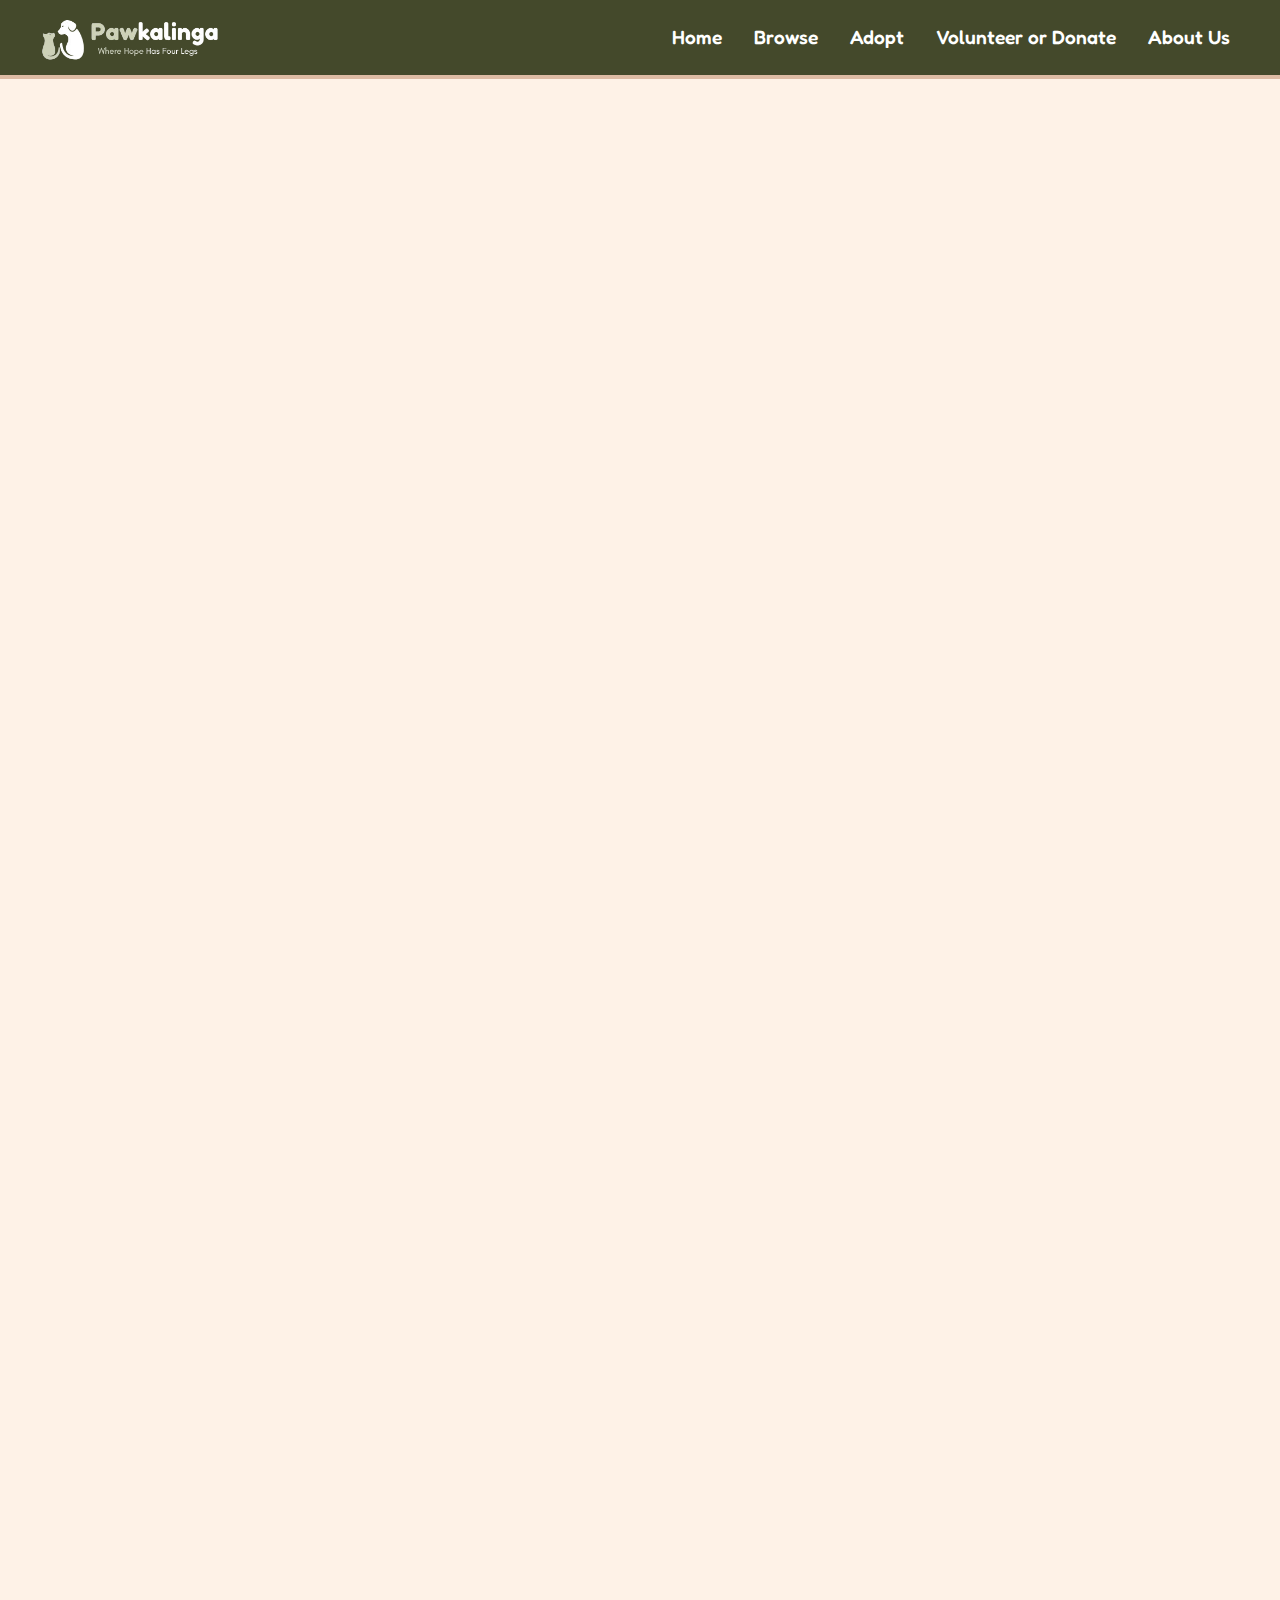
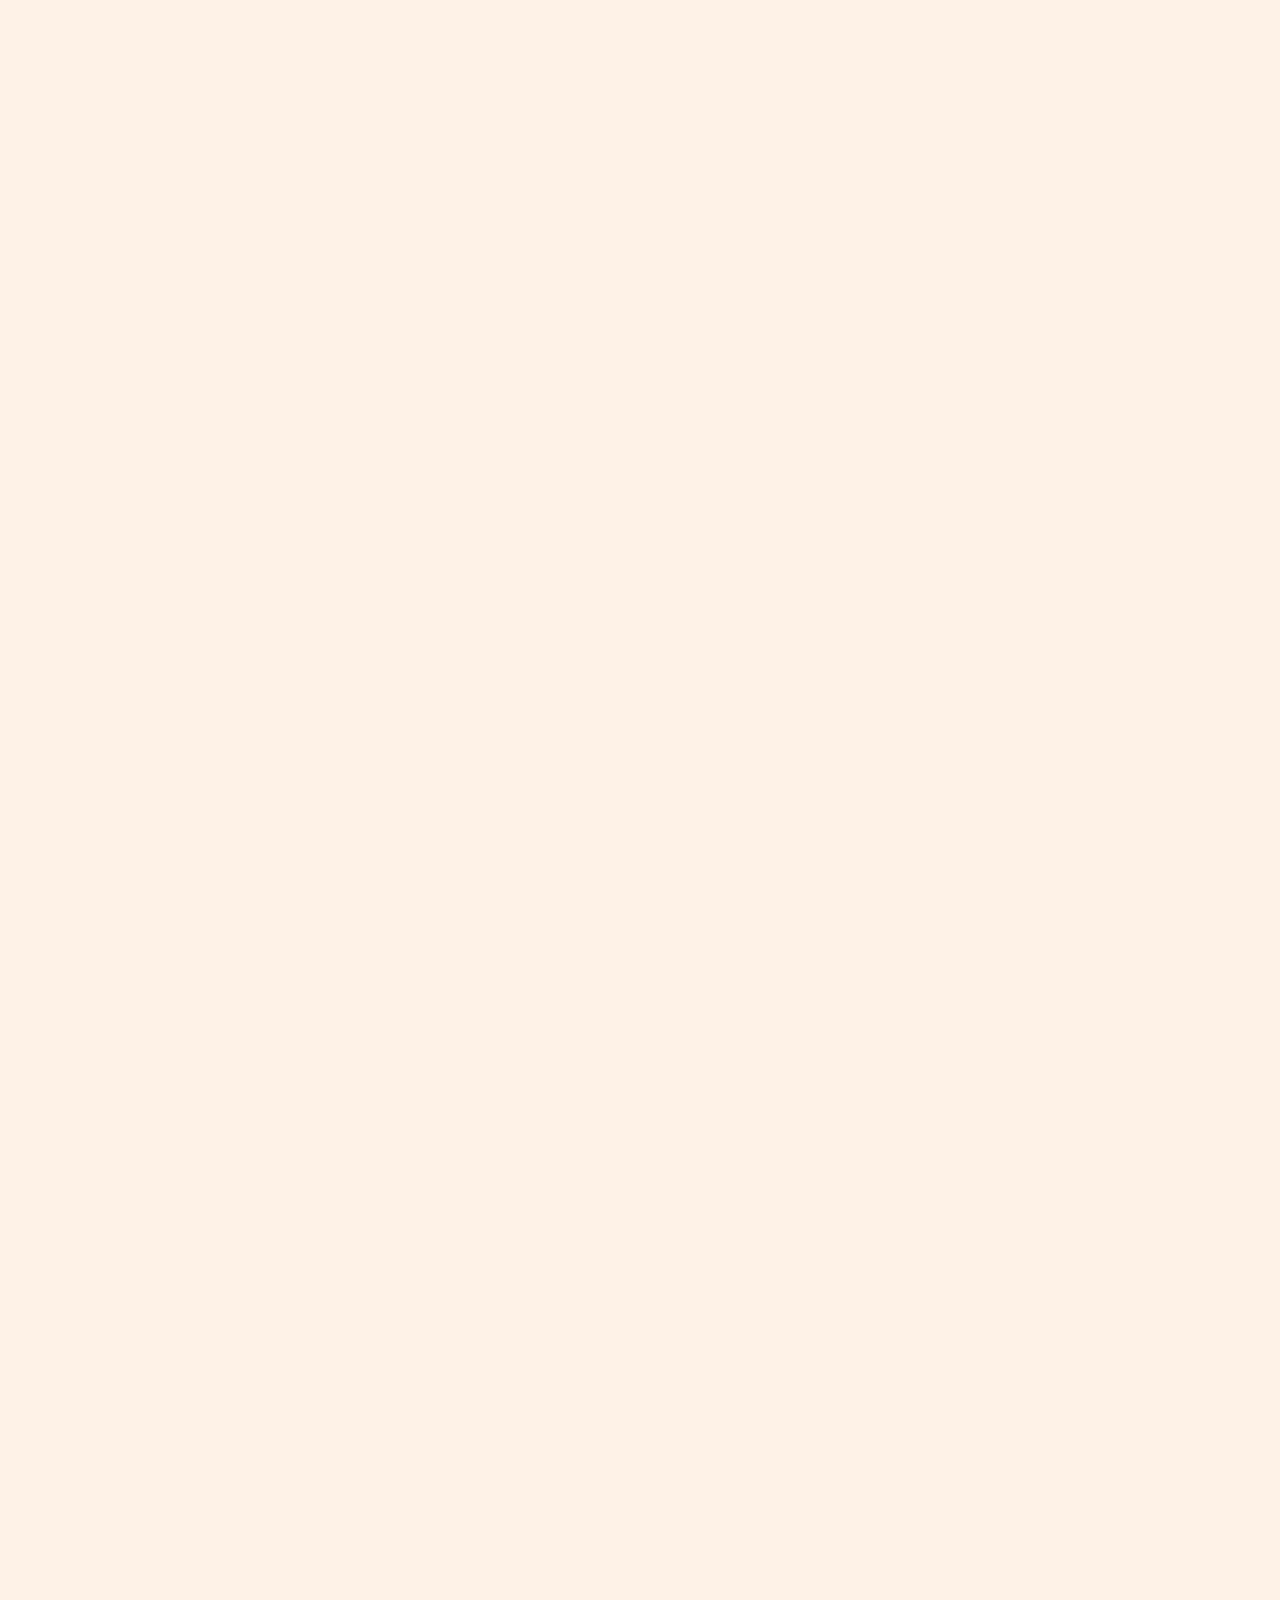
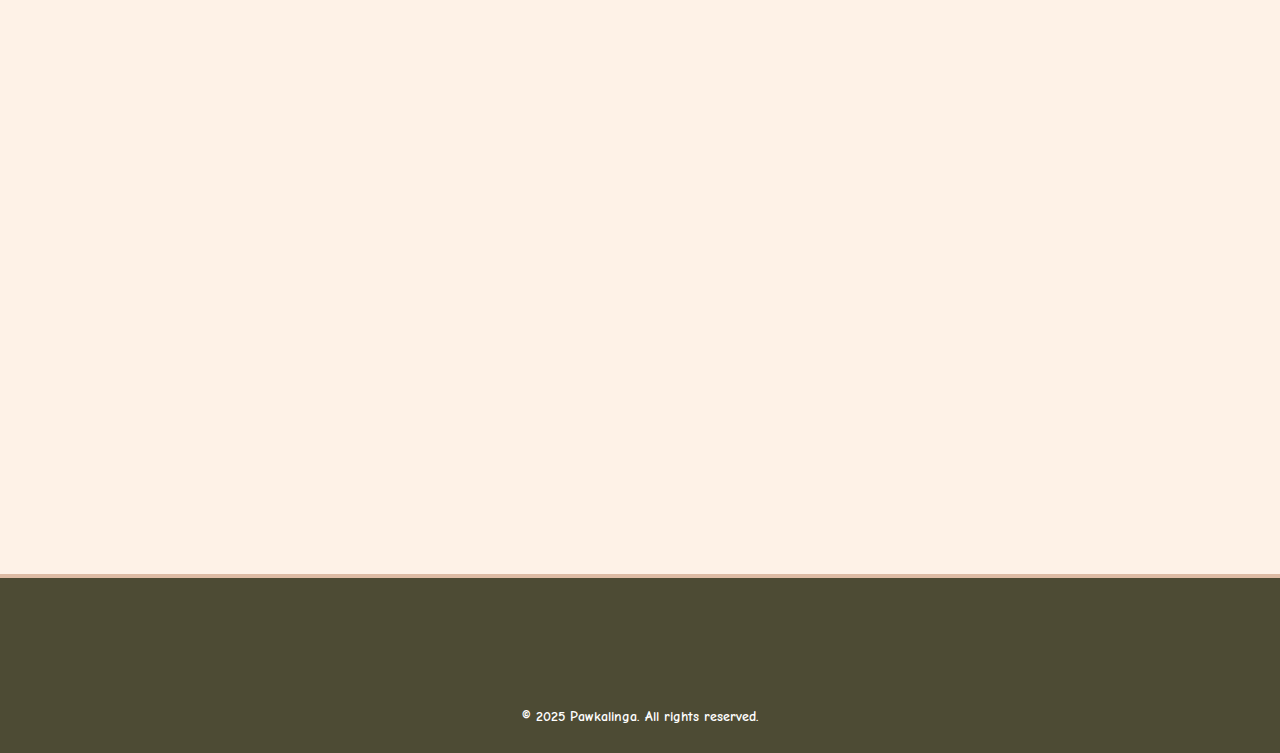
<file: index.html>
<!DOCTYPE html>
<html lang="en">
  <head>
    <meta charset="UTF-8" />
    <meta name="viewport" content="width=device-width, initial-scale=1.0" />
    <title>Home Page</title>
    <link rel="stylesheet" href="pawkalinga-styles/general-style.css" />
    <link rel="stylesheet" href="pawkalinga-styles/index-style.css" />
    <link rel="stylesheet" href="pawkalinga-styles/index-mq.css" />

    <link rel="preconnect" href="https://fonts.googleapis.com" />
    <link rel="preconnect" href="https://fonts.gstatic.com" crossorigin />
    <link href="https://fonts.googleapis.com/css2?family=Comic+Neue:ital,wght@0,300;0,400;0,700;1,300;1,400;1,700&family=Fredoka:wght@300..700&family=Patrick+Hand&display=swap" rel="stylesheet"/>
  </head>
  <body>
    <header>
      <nav>
        <div class="logo-container">
          <img src="pawkalinga-photos/pawkalinga-logo.png" alt="Pawkalinga Logo" class="nav-logo" />
        </div>
        <div class="menu-toggle" id="mobileMenu">&#9776;</div>
        <ul class="nav-list" id = "navList">
          <li><a href="index.html">Home</a></li>
          <li><a href="browse.html">Browse</a></li>
          <li><a href="adopt.html">Adopt</a></li>
          <li><a href="volunteer.html">Volunteer or Donate</a></li>
          <li><a href="about-us.html">About Us</a></li>
        </ul>
      </nav>
    </header>

    <main>
      <section class="welcome-section">
        <div class="photo-container">
          <img src="pawkalinga-photos/dodong-the-dog.jpg" alt="Picture of Dodong" class="welcome-photo" />
        </div>
        <div class="welcome-text">
          <h1>Changing Lives, One Rescue at a Time</h1>
          <p>Every animal deserves a loving home. Browse our rescued cats and dogs and make a difference today.</p>
          <div class="button-container">
            <button id="browseButton">Meet our rescues</button>
          </div>
        </div>
      </section>

      <section class="sectionAlt mission-section">
        <div class="mission-content">
          <h2>Our Mission</h2>
          <div class="mission-text">
            <p>At Pawkalinga we rescue, rehabilitate, and rehome abandoned animals. We believe every paw matters and every life deserves a second chance. Join us in making a difference, one rescue at a time.</p>
            <div class="mission-buttons">
              <button id="adoptButton">Want to adopt?</button>
              <button id="volunteerDonateButton">Donate or Volunteer</button>
            </div>
          </div>
        </div>
        <div class="photo-container">
          <img src="pawkalinga-photos/mingming-the-cat.jpg" alt="Picture of Mingming" class="mission-photo" />
        </div>
      </section>

      <section>
        <div class="rescue-story">
          <div class="photo-container">
            <img src="pawkalinga-photos/dongdong-the-dog.jpg" alt="Picture of Dongdong" class="rescue-photo" />
          </div>
          <div class="rescue-content">
            <h2 class="rescue-story-heading">Rescue Story</h2>
            <div class="rescue-story-text">
              <p>Meet <i>Dongdong</i>, an Aspin who found his forever home last year after being rescued from the streets. When Dongdong was first found, he was malnourished, scared, and wary of people due to the harsh conditions he endured while fending for himself.</p>
              <p>Through the compassion of volunteers, Dongdong was slowly nursed back to health—his wounds treated, his fur cleaned, and his trust in people rebuilt day by day. Despite his difficult past, Dongdong showed a playful spirit and a deep longing for affection.</p>
              <p>Now, Dodong spends his days playing at the park and cuddling with his new family.</p>
            </div>
          </div>
        </div>
      </section>

      <section class="sectionAlt">
        <div class="rescue-story">
          <div class="rescue-content">
            <h2 class="rescue-story-heading">Rescue Story</h2>
            <div class="rescue-story-text">
              <p>When we found <i>Inday</i>, she was trembling under a parked car during a heavy downpour—cold, soaked to the bone, and clearly starving. Her eyes were filled with fear, and her tiny body was so thin you could feel every bone. It was clear she had been on her own for far too long.</p>
              <p>With patience and gentle care, Inday was slowly brought into a warm, safe space. She was given proper food, a soft bed, and—most importantly—kindness.</p>
              <p>Today, Inday is a picture of resilience. She's a curious, lively cat who loves sunbathing by the window, chasing toys, and curling up next to her humans at night. Her journey is a powerful reminder that even the most frightened souls can bloom when shown compassion</p>
            </div>
          </div>
          <div class="photo-container">
            <img src="pawkalinga-photos/inday-the-cat.jpg" alt="Picture of Inday" class="rescue-photo" />
          </div>
        </div>
      </section>

      <section class="life-at-shelter-section">
        <div class="photos-caption">
          <h2>Life at the Shelter</h2>
        </div>
        <div class="shelter-photos-collection">
          <img src="pawkalinga-photos/shelter1.jpg" alt="Volunteer moment 1" />
          <img src="pawkalinga-photos/shelter2.jpg" alt="Volunteer moment 2" />
          <img src="pawkalinga-photos/shelter3.jpg" alt="Volunteer moment 3" />
          <img src="pawkalinga-photos/shelter4.jpg" alt="Volunteer moment 4" />
          <img src="pawkalinga-photos/shelter5.jpg" alt="Volunteer moment 5" />
          <img src="pawkalinga-photos/shelter6.jpg" alt="Volunteer moment 6" />
          <img src="pawkalinga-photos/shelter7.jpg" alt="Volunteer moment 7" />
          <img src="pawkalinga-photos/shelter8.jpg" alt="Volunteer moment 8" />
          <img src="pawkalinga-photos/shelter9.jpg" alt="Volunteer moment 9" />
          <img src="pawkalinga-photos/shelter10.jpg" alt="Volunteer moment 10" />
          <img src="pawkalinga-photos/shelter11.jpg" alt="Volunteer moment 11" />
          <img src="pawkalinga-photos/shelter12.jpg" alt="Volunteer moment 12" />
        </div>
        <p>Here are some snapshots from our recent collaboration with <i>Pawtner Beyond Borders</i>, a global animal rescue group. <i>Join the cause, kabayan!</i></p>
      </section>
    </main>

    <footer>
      <div class="footer-content">
        <div class="footer-logo">
          <img src="pawkalinga-photos/pawkalinga-logo.png" />
        </div>
        <p>© 2025 Pawkalinga. All rights reserved.</p>
      </div>
    </footer>

    <button id="backToTop" title="Go to top">Back to Top</button>

    <script src="pawkalinga-scripts/index-script.js"></script>
    <script src = "pawkalinga-scripts/menu-top.js"></script>
  </body>
</html>
</file>
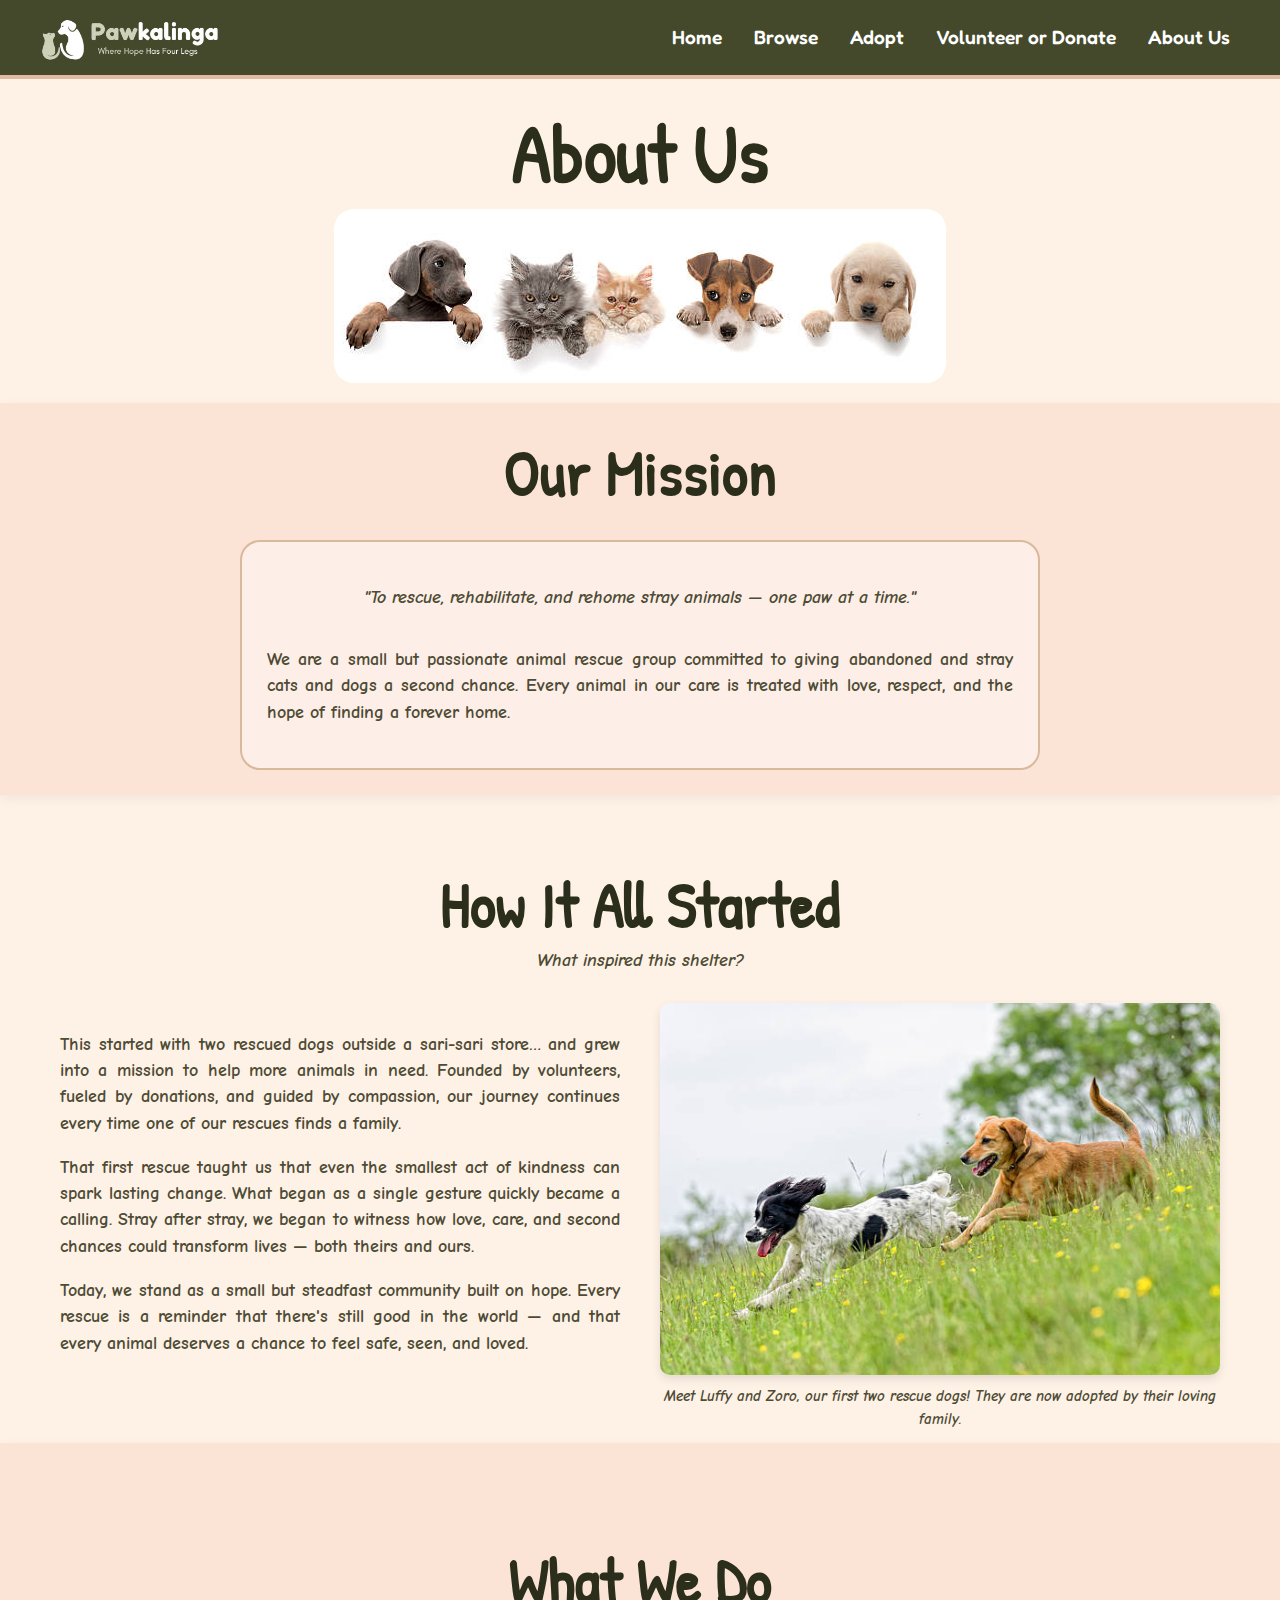
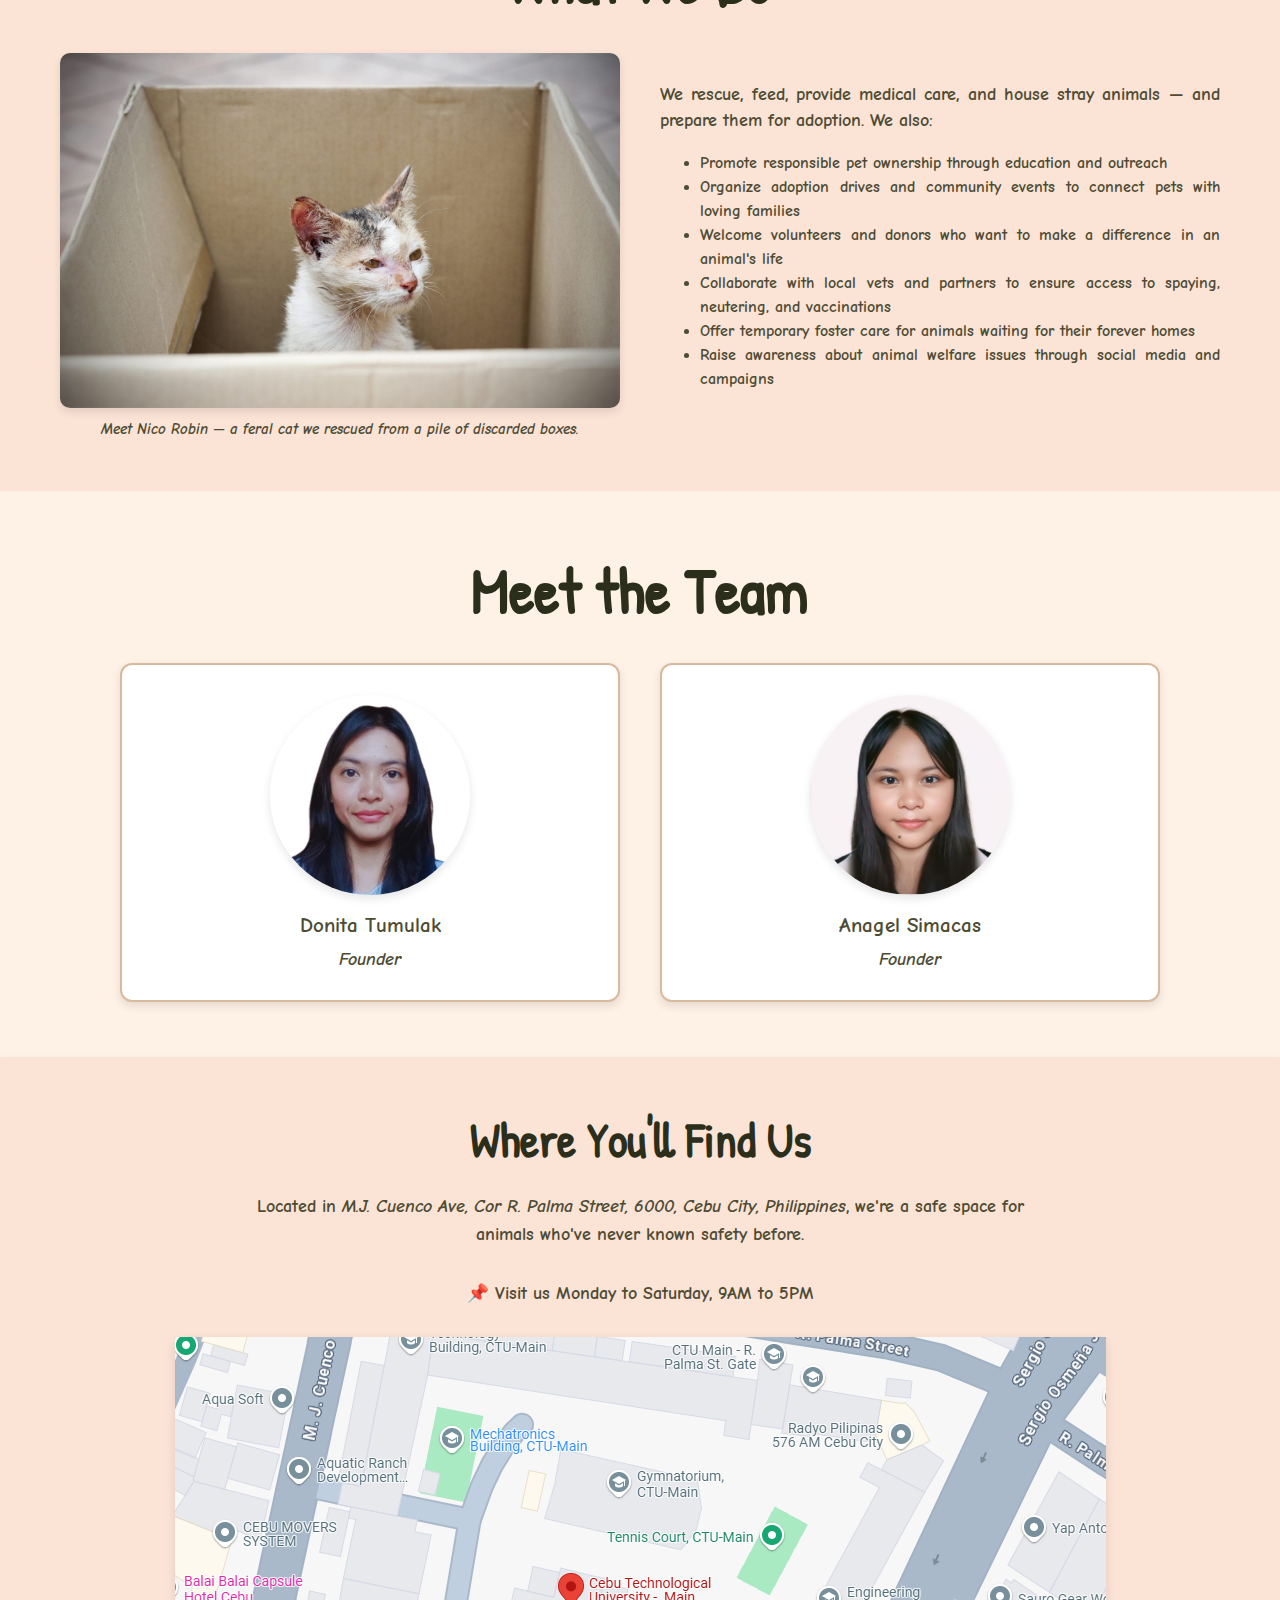
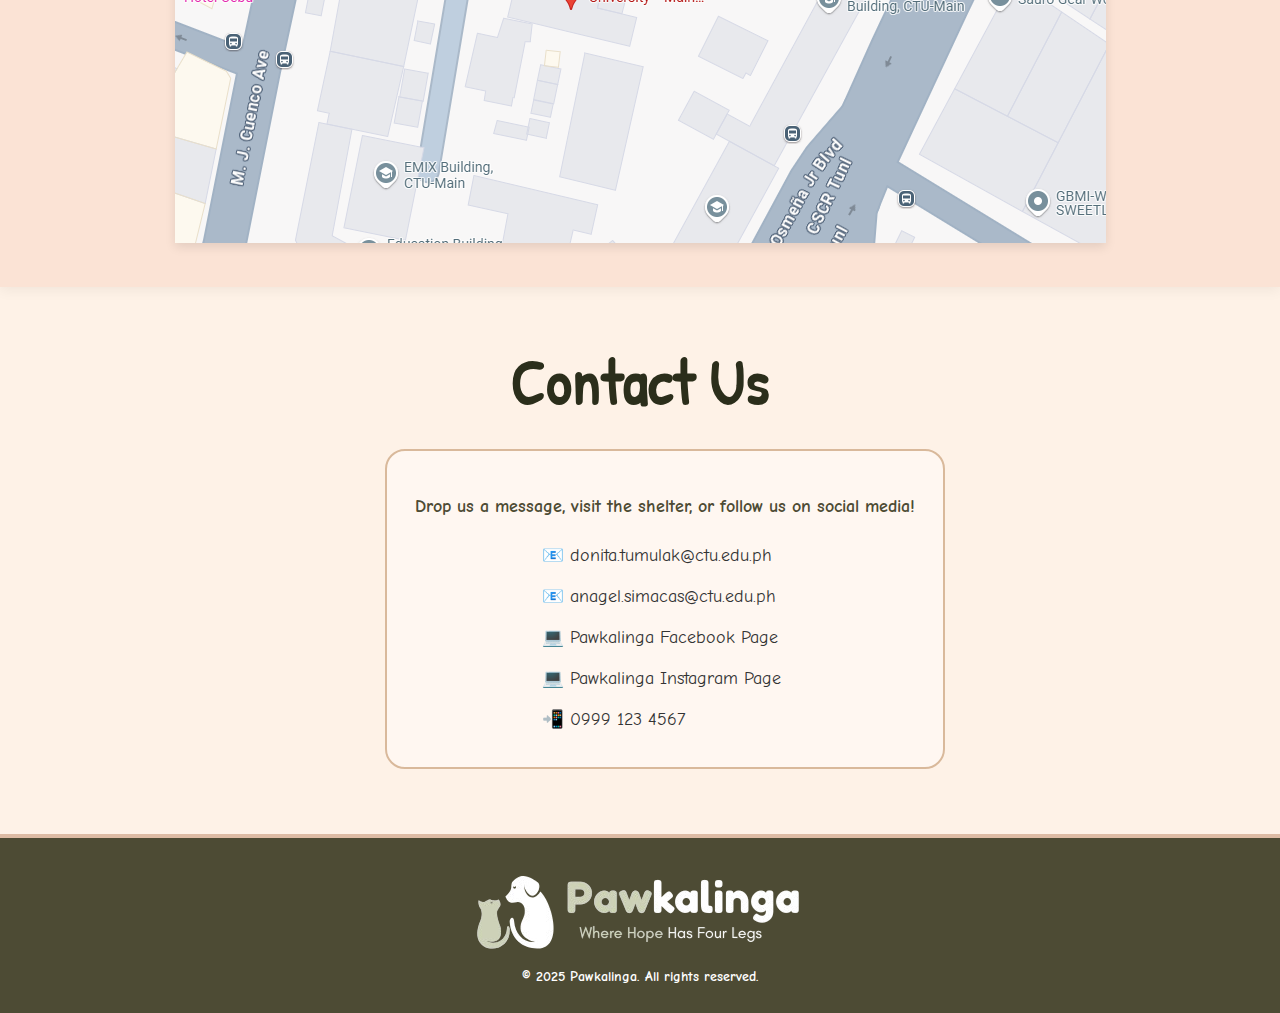
<file: about-us.html>
<!DOCTYPE html>
<html lang="en">
  <head>
    <meta charset="UTF-8" />
    <meta name="viewport" content="width=device-width, initial-scale=1.0" />
    <title>About Us</title>
    <link rel="stylesheet" href="pawkalinga-styles/general-style.css" />
    <link rel="stylesheet" href="pawkalinga-styles/about-us-style.css" />
    <link rel="stylesheet" href="pawkalinga-styles/about-us-mq.css" />

    <link rel="preconnect" href="https://fonts.googleapis.com" />
    <link rel="preconnect" href="https://fonts.gstatic.com" crossorigin />
    <link href="https://fonts.googleapis.com/css2?family=Comic+Neue:ital,wght@0,300;0,400;0,700;1,300;1,400;1,700&family=Fredoka:wght@300..700&family=Patrick+Hand&display=swap" rel="stylesheet" />
  </head>
  <body>
    <header>
      <nav>
        <div class="logo-container">
          <img src="pawkalinga-photos/pawkalinga-logo.png" alt="Pawkalinga Logo" class="nav-logo" />
        </div>
        <div class="menu-toggle" id="mobileMenu">&#9776;</div>
        <ul class="nav-list">
          <li><a href="index.html">Home</a></li>
          <li><a href="browse.html">Browse</a></li>
          <li><a href="adopt.html">Adopt</a></li>
          <li><a href="volunteer.html">Volunteer or Donate</a></li>
          <li><a href="about-us.html">About Us</a></li>
        </ul>
      </nav>
    </header>

    <main>
      <section class="about-us">
        <div class="about-us-elements">
          <h1>About Us</h1>
          <img src="pawkalinga-photos/pet-banner.jpg" alt="Cute pet banner" />
        </div>
      </section>

      <section class="sectionAlt our-mission">
        <h2>Our Mission</h2>
        <div class="mission-statement">
          <p><i>"To rescue, rehabilitate, and rehome stray animals — one paw at a time."</i></p>
          <p>
            We are a small but passionate animal rescue group committed to giving abandoned and stray cats and dogs a second chance. Every animal in our care is treated with love, respect, and the hope of finding a forever home.
          </p>
        </div>
      </section>

      <section class="origins">
        <div class="origins-heading">
          <h2>How It All Started</h2>
          <p>What inspired this shelter?</p>
        </div>

        <div class="origins-content">
          <div class="story-text">
            <p>
              This started with two rescued dogs outside a sari-sari store… and grew into a mission to help more animals in need. Founded by volunteers, fueled by donations, and guided by compassion, our journey continues every time one of our rescues finds a family.
            </p>
            <p>
              That first rescue taught us that even the smallest act of kindness can spark lasting change. What began as a single gesture quickly became a calling. Stray after stray, we began to witness how love, care, and second chances could transform lives — both theirs and ours.
            </p>
            <p>
              Today, we stand as a small but steadfast community built on hope. Every rescue is a reminder that there's still good in the world — and that every animal deserves a chance to feel safe, seen, and loved.
            </p>
          </div>

          <div class="image-container">
            <img src="pawkalinga-photos/luffy-zoro-the-dogs.jpg" alt="Luffy and Zoro" />
            <p class="caption">Meet Luffy and Zoro, our first two rescue dogs! They are now adopted by their loving family.</p>
          </div>
        </div>
      </section>

      <section class="sectionAlt services">
        <h2>What We Do</h2>

        <div class="services-content">
          <div class="image-container">
            <img src="pawkalinga-photos/robin-the-cat.jpg" alt="Nico Robin the cat" />
            <p class="caption">Meet Nico Robin — a feral cat we rescued from a pile of discarded boxes.</p>
          </div>

          <div class="services-text">
            <p>We rescue, feed, provide medical care, and house stray animals — and prepare them for adoption. We also:</p>
            <ul>
              <li>Promote responsible pet ownership through education and outreach</li>
              <li>Organize adoption drives and community events to connect pets with loving families</li>
              <li>Welcome volunteers and donors who want to make a difference in an animal's life</li>
              <li>Collaborate with local vets and partners to ensure access to spaying, neutering, and vaccinations</li>
              <li>Offer temporary foster care for animals waiting for their forever homes</li>
              <li>Raise awareness about animal welfare issues through social media and campaigns</li>
            </ul>
          </div>
        </div>
      </section>

      <section class="founders">
        <h2>Meet the Team</h2>

        <div class="founders-container">
          <div class="founder-card">
            <img src="pawkalinga-photos/tumulak-photo.png" alt="Donita Tumulak" />
            <p class="name">Donita Tumulak</p>
            <p class="role">Founder</p>
          </div>

          <div class="founder-card">
            <img src="pawkalinga-photos/simacas-photo.jpg" alt="Anagel Simacas" />
            <p class="name">Anagel Simacas</p>
            <p class="role">Founder</p>
          </div>
        </div>
      </section>

      <section class="sectionAlt location" id="shelterAddress">
        <h2>Where You'll Find Us</h2>
        <p>
          Located in <i>M.J. Cuenco Ave, Cor R. Palma Street, 6000, Cebu City, Philippines</i>, we're a safe space for animals who've never known safety before.
        </p>
        <p><b>📌 Visit us Monday to Saturday, 9AM to 5PM</b></p>
        <img src="pawkalinga-photos/directions.PNG" alt="Directions to the shelter" />
      </section>

      <section class="contact-us" id="contact-info">
        <h2>Contact Us</h2>
        <div class="contact-text">
          <p>Drop us a message, visit the shelter, or follow us on social media!</p>

          <div class="contact-details">
            <a href="mailto:donita.tumulak@ctu.edu.ph">📧 donita.tumulak@ctu.edu.ph</a>
            <a href="mailto:anagel.simacas@ctu.edu.ph">📧 anagel.simacas@ctu.edu.ph</a>
            <a href="https://www.facebook.com/" target="_blank">💻 Pawkalinga Facebook Page</a>
            <a href="https://www.instagram.com/" target="_blank">💻 Pawkalinga Instagram Page</a>
            <a href="tel:09991234567">📲 0999 123 4567</a>
          </div>
        </div>
      </section>
    </main>

    <footer>
      <div class="footer-content">
        <div class="footer-logo">
          <img src="pawkalinga-photos/pawkalinga-logo.png" alt="Pawkalinga Logo" />
        </div>
        <p>© 2025 Pawkalinga. All rights reserved.</p>
      </div>
    </footer>

    <button id="backToTop" title="Go to top">Back to Top</button>

    <script src = "pawkalinga-scripts/menu-top.js"></script>
  </body>
</html>
</file>
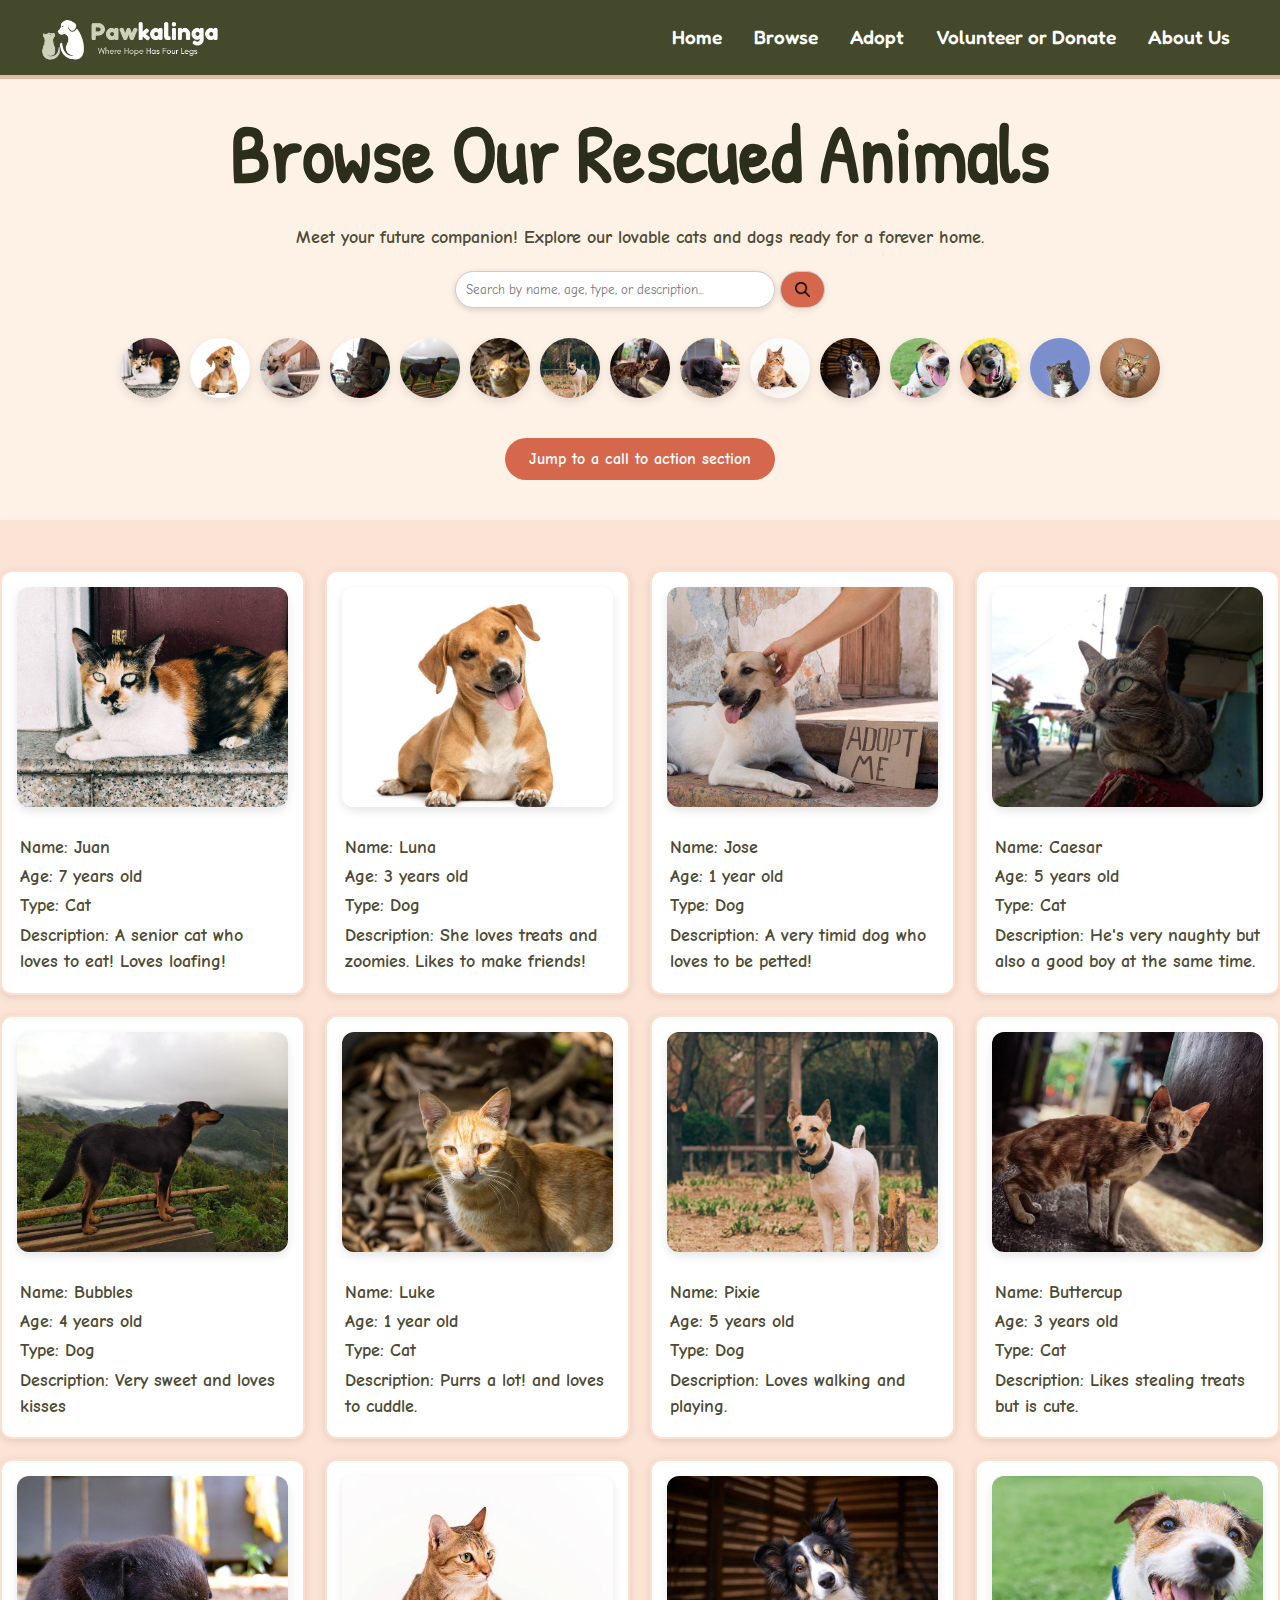
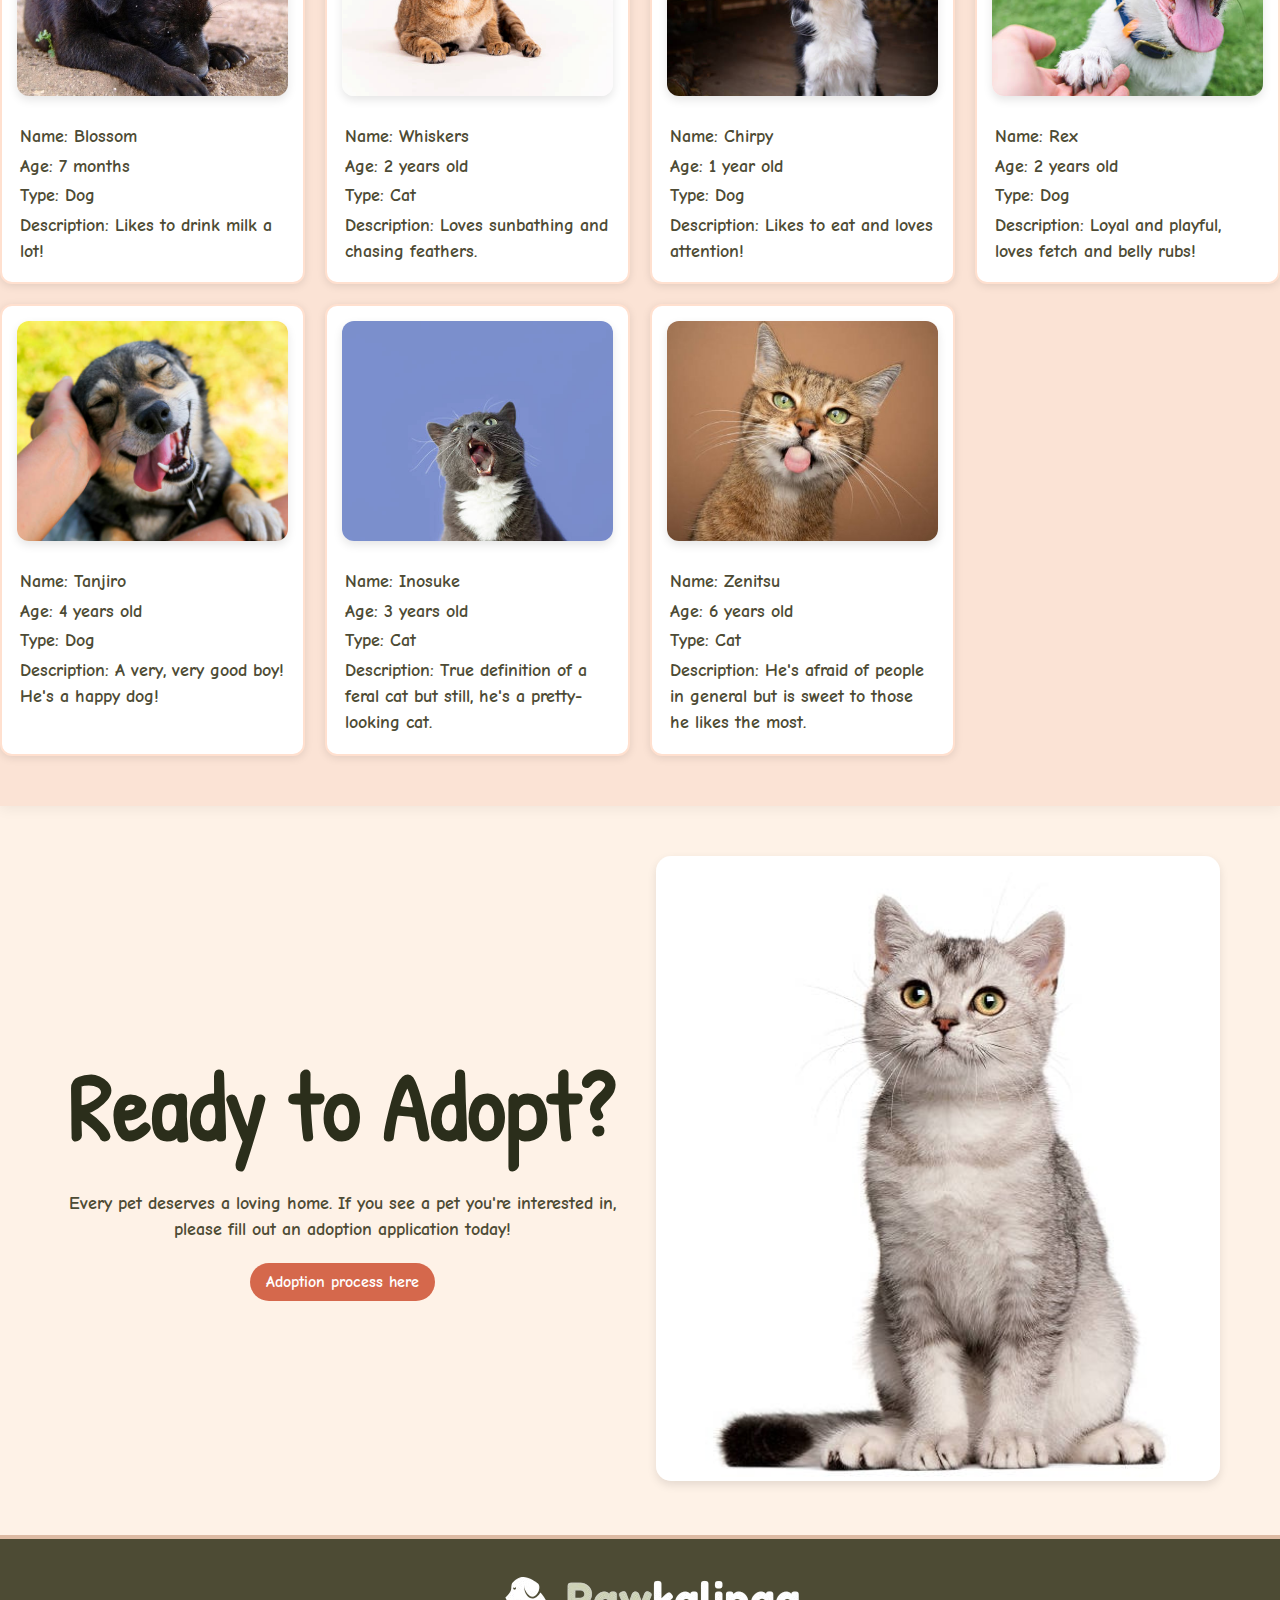
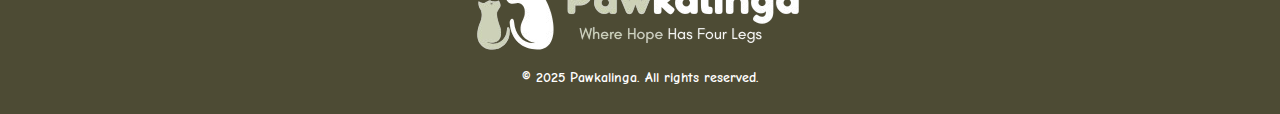
<file: browse.html>
<!DOCTYPE html>
<html lang="en"> 
  <head> 
    <meta charset="UTF-8" />
    <meta name="viewport" content="width=device-width, initial-scale=1.0" />
    <title>Browse</title>
    <link rel="stylesheet" href="pawkalinga-styles/general-style.css">
    <link rel="stylesheet" href="pawkalinga-styles/browse-style.css" />
    <link rel="stylesheet" href="pawkalinga-styles/browse-mq.css" />
    
    <link rel="preconnect" href="https://fonts.googleapis.com">
    <link rel="preconnect" href="https://fonts.gstatic.com" crossorigin>
    <link href="https://fonts.googleapis.com/css2?family=Comic+Neue:ital,wght@0,300;0,400;0,700;1,300;1,400;1,700&family=Fredoka:wght@300..700&family=Patrick+Hand&display=swap" rel="stylesheet">
  </head>
  <body> 
    <header>
      <nav>
        <div class="logo-container">
          <img src="pawkalinga-photos/pawkalinga-logo.png" alt="Pawkalinga Logo" class="nav-logo" />
        </div>
        <div class="menu-toggle" id="mobileMenu">&#9776;</div>
        <ul class="nav-list">
          <li><a href="index.html"> Home</a></li>
          <li><a href="browse.html"> Browse</a></li>
          <li><a href="adopt.html"> Adopt</a></li>
          <li><a href="volunteer.html"> Volunteer or Donate</a></li>
          <li><a href="about-us.html"> About Us</a></li>
        </ul>
      </nav>
    </header>

    <main>
      <section class="browse-intro" id="browseIntro">
        <h1>Browse Our Rescued Animals</h1>
        <p>Meet your future companion! Explore our lovable cats and dogs ready for a forever home.</p>
      
        <div class="search-bar">
          <input type="text" placeholder="Search by name, age, type, or description..." id="searchInput" />
          <button id="searchButton">
            <img src="pawkalinga-photos/search-icon.png" alt="Search">
          </button>
        </div>
      
        <div class="animal-icons" id="animalIcons"></div>
      
        <div id="noResultsGif" class="noResultsGif">
          <img src="pawkalinga-photos/sad-cat-gif.gif" alt="No results found" />
          <p>No animals matched your search.</p>
        </div>
      
        <button id="backButton" class="backButton">Back to Browse</button>
        <button class="cta-button" id="ctaButton">Jump to a call to action section</button>
      </section>
  
      <section class="sectionAlt animal-cards" id = "animalCards"></section>
  
      <section class="cta-section" id="ctaSection">
        <div class="cta-text">
          <h2> Ready to Adopt?</h2>
          <p>
            Every pet deserves a loving home. If you see a pet you're interested in, please fill out an adoption application today!
          </p>
          <button class="cta-adopt-button" id="ctaAdoptButton"> Adoption process here</button>
        </div>
        <div class="cta-image">
          <img src="pawkalinga-photos/cat-adopt.jpg" alt="Cute Cat Ready for Adoption">
        </div>
      </section>
    </main>
    
    <footer>
      <div class="footer-content">
        <div class="footer-logo">
          <img src="pawkalinga-photos/pawkalinga-logo.png">
        </div>
        <p> © 2025 Pawkalinga. All rights reserved.</p>
      </div>
    </footer>

    <button id="backToTop" title="Go to top">Back to Top</button>

    <script src="pawkalinga-scripts/browse-script.js"></script>
    <script src = "pawkalinga-scripts/menu-top.js"></script>
  </body>
</html>
</file>
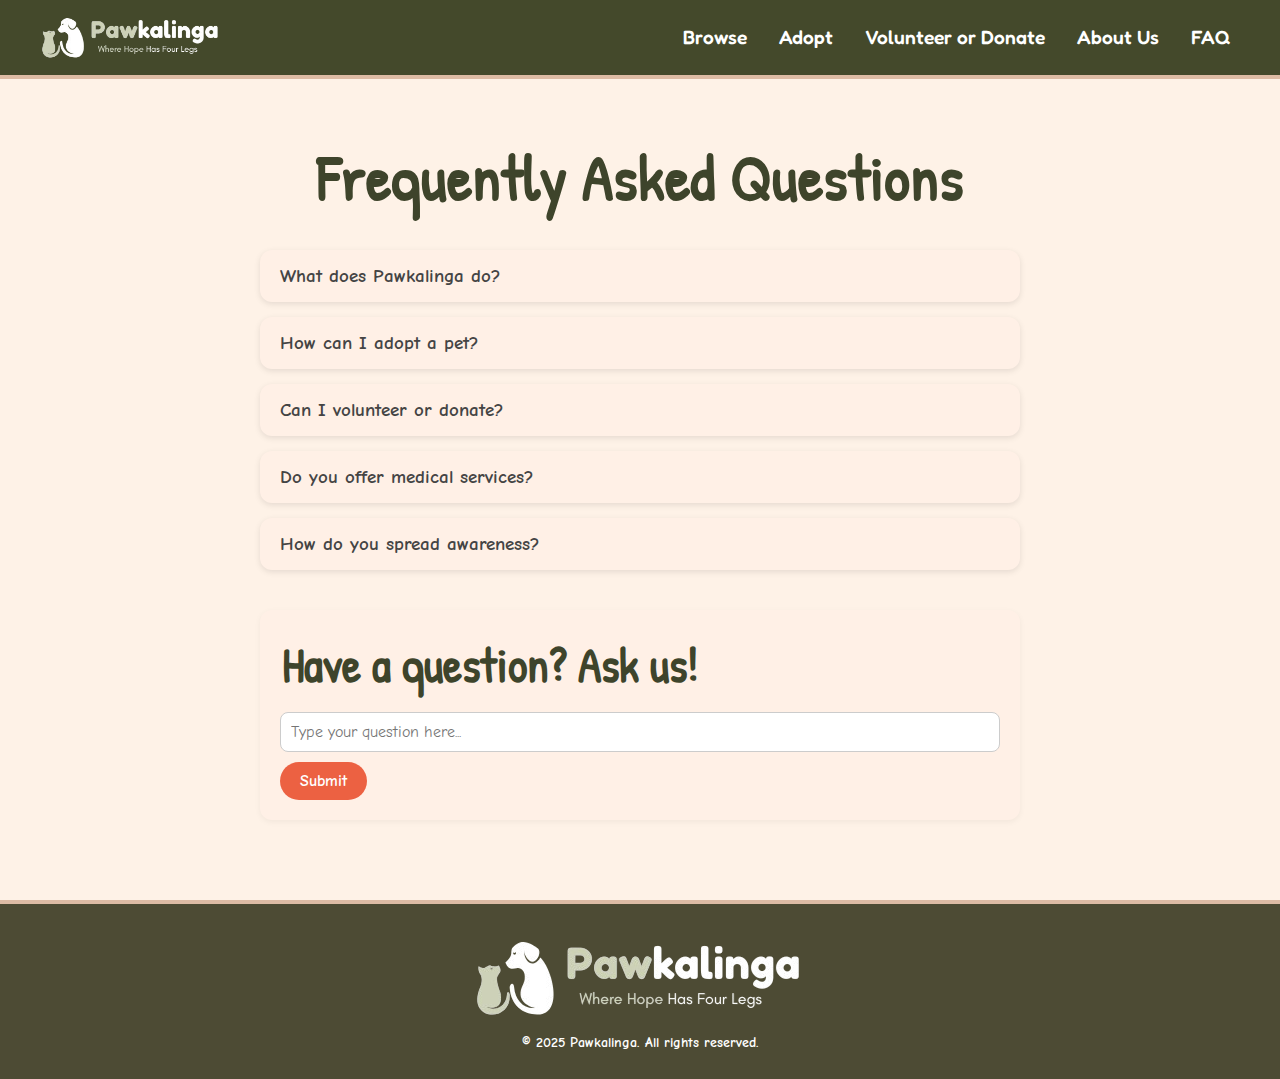
<file: faq.html>
<!DOCTYPE html>
<html lang="en">
<head>
  <meta charset="UTF-8">
  <meta name="viewport" content="width=device-width, initial-scale=1.0">
  <title>FAQ - Pawkalinga</title>
    <link rel="stylesheet" href="pawkalinga-styles/general-style.css" />
    <link rel="stylesheet" href="pawkalinga-styles/faq-style.css" />

    <link rel="preconnect" href="https://fonts.googleapis.com" />
    <link rel="preconnect" href="https://fonts.gstatic.com" crossorigin />
    <link href="https://fonts.googleapis.com/css2?family=Comic+Neue:ital,wght@0,300;0,400;0,700;1,300;1,400;1,700&family=Fredoka:wght@300..700&family=Patrick+Hand&display=swap" rel="stylesheet"/>
</head>
<body>
   <header>
      <nav>
        <div class="logo-container">
          <a href="index.html">
             <img src="pawkalinga-photos/pawkalinga-logo.png" alt="Pawkalinga Logo" class="nav-logo" />
          </a>
        </div>
        <div class="menu-toggle" id="mobileMenu">&#9776;</div>
        <ul class="nav-list" id = "navList">
          <li><a href="browse.html">Browse</a></li>
          <li><a href="adopt.html">Adopt</a></li>
          <li><a href="volunteer.html">Volunteer or Donate</a></li>
          <li><a href="about-us.html">About Us</a></li>
          <li><a href="faq.html">FAQ</a></li>
        </ul>
      </nav>
    </header>

  <main>
  <div class="faq-section">
    <h2 class="faq-title">Frequently Asked Questions</h2>

    <div id="faq-list">
      <div class="faq">
        <div class="faq-question">What does Pawkalinga do?</div>
        <div class="faq-answer">We rescue, feed, provide medical care, and house stray animals — and prepare them for adoption. Our work also includes community outreach, education, and animal welfare advocacy.</div>
      </div>

      <div class="faq">
        <div class="faq-question">How can I adopt a pet?</div>
        <div class="faq-answer">You can browse our available rescues on our website and apply through the adoption form. Once approved, we'll schedule a meet-and-greet and guide you through the adoption process.</div>
      </div>

      <div class="faq">
        <div class="faq-question">Can I volunteer or donate?</div>
        <div class="faq-answer">Absolutely! We welcome volunteers and donors. Whether you want to foster, help at events, or donate supplies or funds, your support helps us save more lives.</div>
      </div>

      <div class="faq">
        <div class="faq-question">Do you offer medical services?</div>
        <div class="faq-answer">We collaborate with local vets to ensure all our rescues receive vaccinations, spaying/neutering, and necessary treatments before adoption. We do not currently offer veterinary services to the public.</div>
      </div>

      <div class="faq">
        <div class="faq-question">How do you spread awareness?</div>
        <div class="faq-answer">We use social media, campaigns, and community events to raise awareness about responsible pet ownership and animal welfare issues.</div>
      </div>
    </div>

    <div class="question-form">
      <h3>Have a question? Ask us!</h3>
      <input type="text" id="user-question" placeholder="Type your question here..." />
      <button onclick="submitQuestion()">Submit</button>
    </div>
  </div>
 </main>

   <footer>
      <div class="footer-content">
        <div class="footer-logo">
          <img src="pawkalinga-photos/pawkalinga-logo.png" />
        </div>
        <p>© 2025 Pawkalinga. All rights reserved.</p>
      </div>
    </footer>

    <button id="backToTop" title="Go to top">Back to Top</button>

   <script src="pawkalinga-scripts/faq-script.js"></script>
  <script src = "pawkalinga-scripts/menu-top.js"></script>
</body>
</html>
</file>
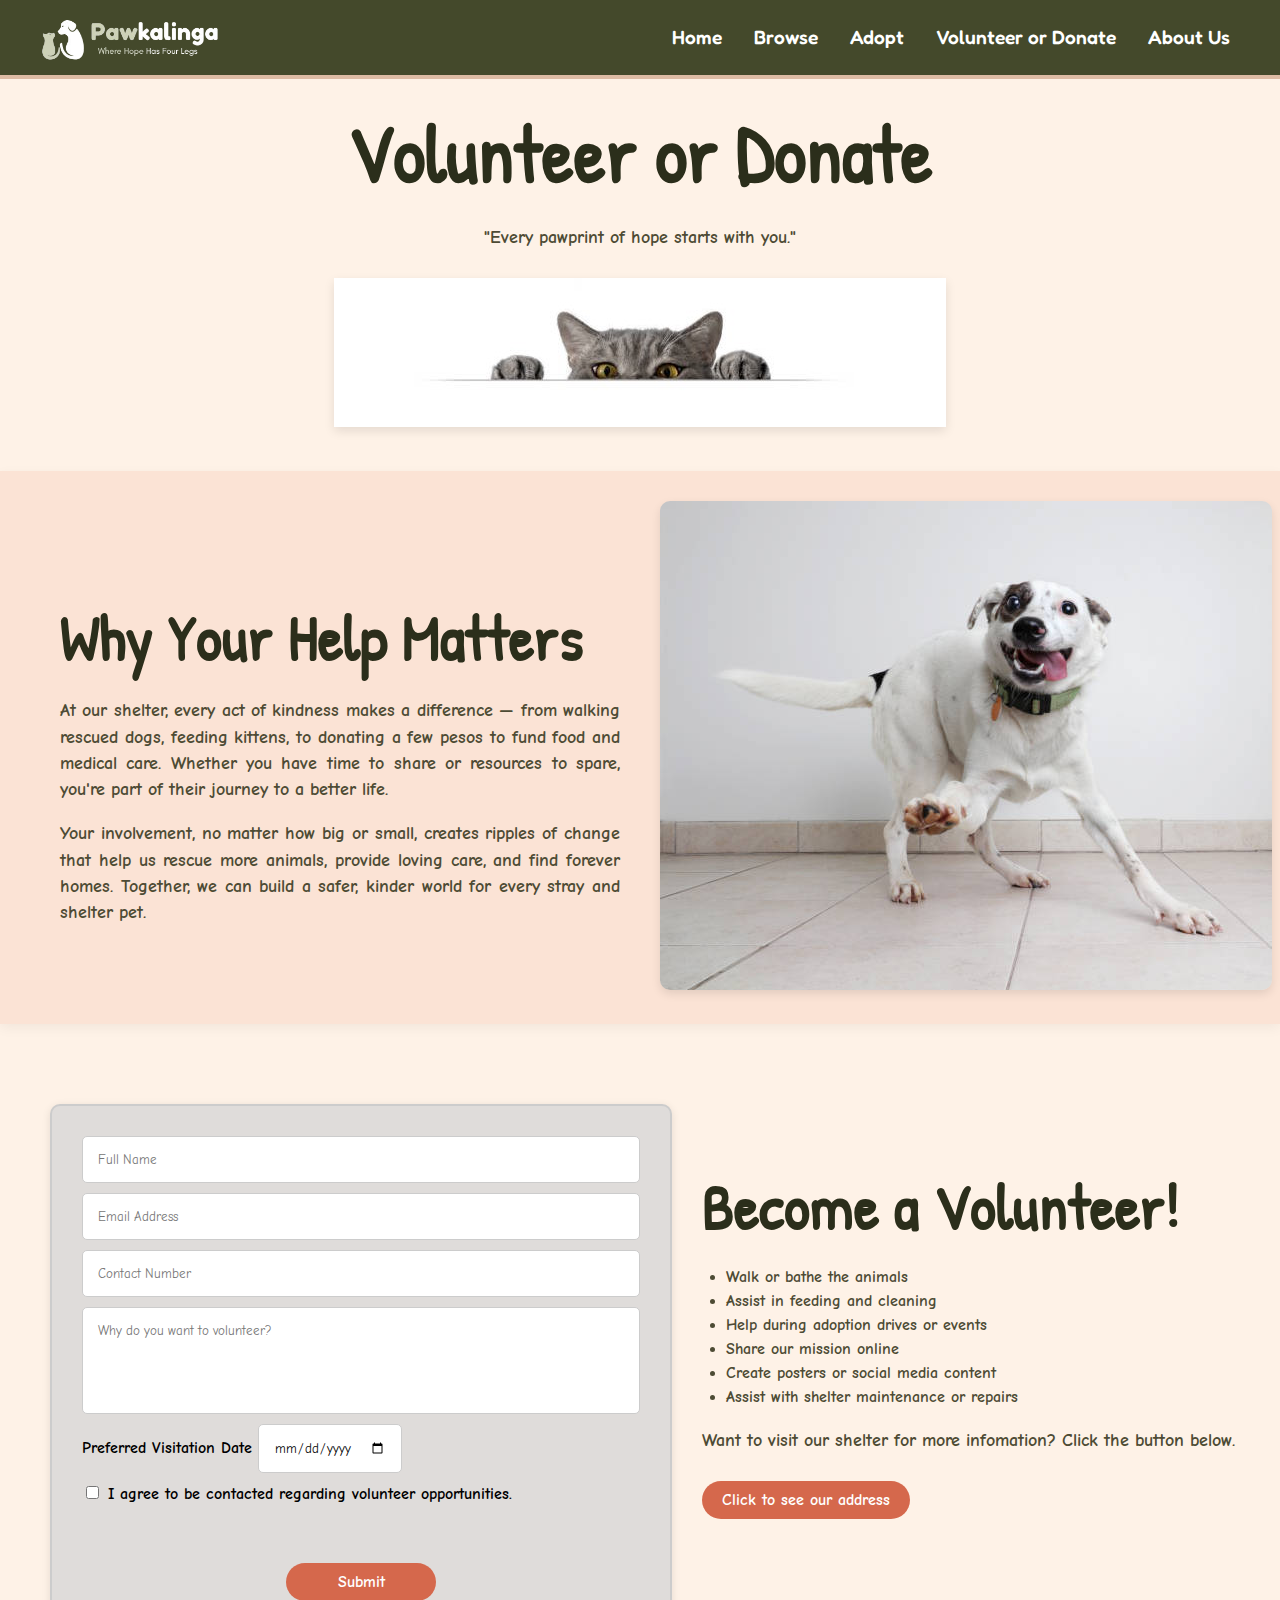
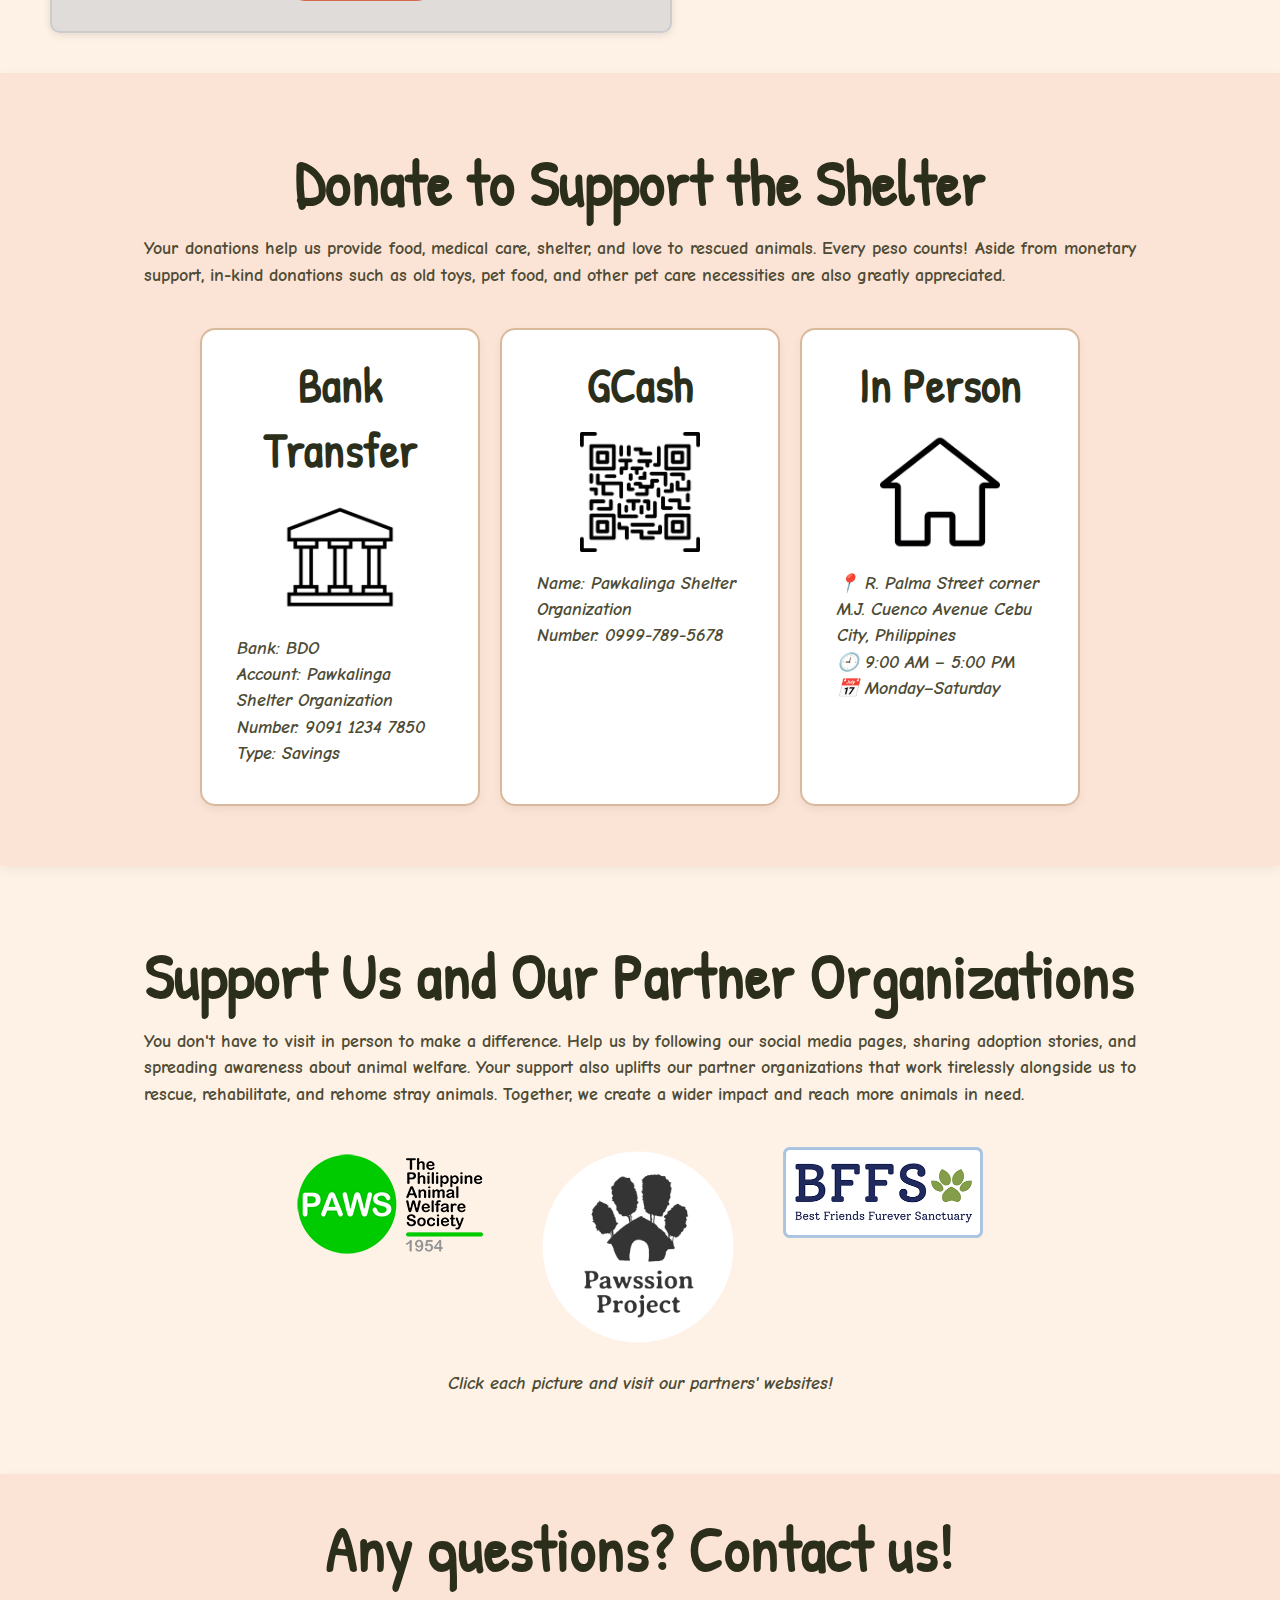
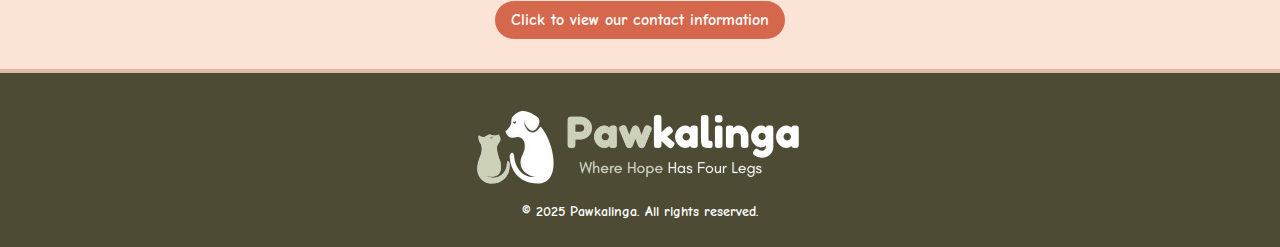
<file: volunteer.html>
<!DOCTYPE html>
<html lang="en">
  <head>
    <meta charset="UTF-8">
    <meta name="viewport" content="width=device-width, initial-scale=1.0">
    <title>Volunteer or Donate</title>
    <link rel="stylesheet" href="pawkalinga-styles/general-style.css">
    <link rel="stylesheet" href="pawkalinga-styles/volunteer-style.css">
    <link rel="stylesheet" href="pawkalinga-styles/volunteer-mq.css">

    <link rel="preconnect" href="https://fonts.googleapis.com">
    <link rel="preconnect" href="https://fonts.gstatic.com" crossorigin>
    <link href="https://fonts.googleapis.com/css2?family=Comic+Neue:ital,wght@0,300;0,400;0,700;1,300;1,400;1,700&family=Fredoka:wght@300..700&family=Patrick+Hand&display=swap" rel="stylesheet">
  </head>
  <body>
    <header>
      <nav>
        <div class="logo-container">
          <img src="pawkalinga-photos/pawkalinga-logo.png" alt="Pawkalinga Logo" class="nav-logo">
        </div>
        <div class="menu-toggle" id="mobileMenu">&#9776;</div>
        <ul class="nav-list">
          <li><a href="index.html">Home</a></li>
          <li><a href="browse.html">Browse</a></li>
          <li><a href="adopt.html">Adopt</a></li>
          <li><a href="volunteer.html">Volunteer or Donate</a></li>
          <li><a href="about-us.html">About Us</a></li>
        </ul>
      </nav>
    </header>

    <main>
      <section class="section-introduction">
        <h1>Volunteer or Donate</h1>
        <p>"Every pawprint of hope starts with you."</p>
        <img src="pawkalinga-photos/cat-banner.jpg" alt="Cat Banner">
      </section>

      <div class="sectionAlt why-help-container">
        <section class="why-help">
          <div class="text">
            <h2>Why Your Help Matters</h2>
            <p>
              At our shelter, every act of kindness makes a difference — from walking rescued dogs, feeding kittens,
              to donating a few pesos to fund food and medical care. Whether you have time to share or resources to
              spare, you're part of their journey to a better life.
            </p>
            <p>
              Your involvement, no matter how big or small, creates ripples of change that help us rescue more animals,
              provide loving care, and find forever homes. Together, we can build a safer, kinder world for every stray
              and shelter pet.
            </p>
          </div>
        </section>
        <div class="image-container">
          <img src="pawkalinga-photos/happy-dog.jpg" alt="Dog in shelter">
        </div>
      </div>

      <section class="form-container">
        <form class="volunteer-adoption-form">
          <input type="text" placeholder="Full Name" required>
          <input type="email" placeholder="Email Address" required>
          <input type="tel" placeholder="Contact Number" required>
          <textarea class="auto-expand" rows="5" placeholder="Why do you want to volunteer?" required></textarea>
          <div class="interview">
            <label for="interview-date">Preferred Visitation Date</label>
            <input type="date" name="interviewDate" id="interview-date" required>
          </div>
          <label><input type="checkbox" required> I agree to be contacted regarding volunteer opportunities.</label>
          <button type="submit" class = "submit-button">Submit</button>
        </form>

        <div class="volunteer-info">
          <h2>Become a Volunteer!</h2>
          <ul>
            <li>Walk or bathe the animals</li>
            <li>Assist in feeding and cleaning</li>
            <li>Help during adoption drives or events</li>
            <li>Share our mission online</li>
            <li>Create posters or social media content</li>
            <li>Assist with shelter maintenance or repairs</li>
          </ul>
          <p>Want to visit our shelter for more infomation? Click the button below.</p>
          <button id="viewAddress">Click to see our address</button>
        </div>
      </section>

      <section class="sectionAlt donate-section">
        <h2>Donate to Support the Shelter</h2>
        <p class="donate-intro">
          Your donations help us provide food, medical care, shelter, and love to rescued animals. Every peso counts!
          Aside from monetary support, in-kind donations such as old toys, pet food, and other pet care necessities are also greatly appreciated.
        </p>

        <div class="donate-methods">
          <div class="donate-box">
            <h3>Bank Transfer</h3>
            <img src="pawkalinga-photos/bank-icon.png" alt="Bank Icon">
            <p>
              Bank: BDO<br>
              Account: Pawkalinga Shelter Organization<br>
              Number: 9091 1234 7850<br>
              Type: Savings
            </p>
          </div>

          <div class="donate-box box2">
            <h3>GCash</h3>
            <img src="pawkalinga-photos/qr-code-icon.jpg" alt="GCash QR">
            <p>
              Name: Pawkalinga Shelter Organization<br>
              Number: 0999-789-5678
            </p>
          </div>

          <div class="donate-box box3">
            <h3>In Person</h3>
            <img src="pawkalinga-photos/shelter-icon.png" alt="Shelter Icon">
            <p>
              📍 R. Palma Street corner M.J. Cuenco Avenue Cebu City, Philippines<br>
              🕘 9:00 AM – 5:00 PM<br>
              📅 Monday–Saturday
            </p>
          </div>
        </div>
      </section>

      <section class="partnerships">
        <h2>Support Us and Our Partner Organizations</h2>
        <p class="partnerships-intro">
          You don&apos;t have to visit in person to make a difference. Help us by following our social media pages,
          sharing adoption stories, and spreading awareness about animal welfare. Your support also uplifts our partner organizations that work tirelessly alongside us to rescue, rehabilitate, and rehome stray animals. Together, we create a wider impact and reach more animals in need.
        </p>

        <div class="partners">
          <div class="clickable-images">
            <a href="https://paws.org.ph/" target="_blank">
              <img src="pawkalinga-photos/paws-logo.png" alt="PAWS Logo" class="partner-logo">
            </a>
          </div>
          <div class="clickable-images">
            <a href="https://pawssionproject.org.ph/" target="_blank">
              <img src="pawkalinga-photos/pawssion-logo.png" alt="Pawssion Project Logo" class="partner-logo">
            </a>
          </div>
          <div class="clickable-images">
            <a href="https://bffs.org.ph/" target="_blank">
              <img src="pawkalinga-photos/bffs-logo.png" alt="BFFS Logo" class="partner-logo">
            </a>
          </div>
        </div>

        <p><i>Click each picture and visit our partners' websites!</i></p>
      </section>

      <section class="contact sectionAlt" id="viewContact">
        <h2>Any questions? Contact us!</h2>
        <button>Click to view our contact information</button>
      </section>
    </main>

    <footer>
      <div class="footer-content">
        <div class="footer-logo">
          <img src="pawkalinga-photos/pawkalinga-logo.png" alt="Footer Logo">
        </div>
        <p>© 2025 Pawkalinga. All rights reserved.</p>
      </div>
    </footer>

    <button id="backToTop" title="Go to top">Back to Top</button>

    <script src="pawkalinga-scripts/volunteer-script.js"></script>
    <script src = "pawkalinga-scripts/menu-top.js"></script>
  </body>
</html>
</file>
<file: pawkalinga-styles/index-style.css>
/*Welcome Section*/
.welcome-section {
  display: flex;
  align-items: stretch;
  flex-wrap: wrap;
  padding: 0.1rem 0;
  margin-top: 20px;
  object-position: center;
}

.welcome-section .photo-container {
  flex: 1;
  margin: 0;
}

.welcome-photo {
  width: 100%;
  height: auto;
  object-fit: cover;
  border-radius: 0 0 4500px 0;
  display: block;
}

.welcome-section h1 {
  margin-top: 0px;
}

.welcome-text {
  flex: 1;
  padding: 2rem;
  display: flex;
  flex-direction: column;
  justify-content: center;
  min-width: 300px;
  box-sizing: border-box;
  text-align: left;
}

.button-container button {
  padding: 10px 20px;
  border-radius: 20px;
  cursor: pointer;
  margin-top: 1rem;
}

/*Mission Section*/
.mission-section {
  display: flex;
  align-items: stretch;
  flex-wrap: wrap;
  padding: 0.2rem;
}

.mission-content {
  flex: 1;
  padding: 3rem;
  display: flex;
  flex-direction: column;
  justify-content: center;
  min-width: 300px;
  box-sizing: border-box;
}

.mission-content h2 {
  text-align: center;
  margin-bottom: 5px;
}

.mission-text {
  background-color: rgba(255, 251, 251, 0.5);
  border-radius: 20px;
  border: 2px solid #d9b99b;
  text-align: justify;
  padding: 25px;
  margin-top: 0px;
}

.mission-buttons {
  display: flex;
  margin: 0;
  gap: 2rem;
  justify-content: center;
  margin-top: 0.5rem;
  flex-wrap: wrap;
}

.mission-section .photo-container {
  flex: 1;
  min-height: 400px; 
  max-height: 100%;
  display: flex;
}

.mission-photo {
  width: 100%;
  height: 100%;
  object-fit: cover;
  border-radius: 250px 250px 0 0;
  display: block;
  margin-bottom: 0px;
}

/*Rescue Story Section*/
.rescue-story {
  display: flex;
  align-items: center;
  flex-wrap: wrap;
  justify-content: center;
  gap: 2.5rem;
  padding: 2rem 3rem;
}

.rescue-content {
  flex: 1;
}

.rescue-story h2 {
  margin-top: 2px;
}

.rescue-story-heading {
  text-align: center;
  margin-bottom: 10px;
}

.rescue-story-text {
  background-color: rgba(255, 251, 251, 0.5);
  border-radius: 20px;
  border: 2px solid #d9b99b;
  text-align: justify;
  padding: 25px;
  margin-left: 20px;
  margin-right: 20px;
}

.rescue-photo {
  border-radius: 50%;
  width: 100%;
  height: 300px;
  object-fit: cover;
  flex-shrink: 0;
  margin-top: 85px;
}

/*Life at Shelter Section*/
.life-at-shelter-section h2{
  text-align: center;
  margin-top: 20px;
  margin-bottom: 15px;
}

.life-at-shelter-section p {
  text-align: center;
  color: #44492b;
}

.shelter-photos-collection {
  display: grid;
  grid-template-columns: repeat(3, 1fr);
  gap: 1rem;
  padding: 1.1rem;
}

.life-at-shelter-section img {
  width: 100%;
  height: 300px; 
  object-fit: cover;
  border-radius: 10px;
  margin: 5px;
}

/* For the fade-in animation */
@keyframes fadeIn {
  0% {
    opacity: 0;
  }
  100% {
    opacity: 1;
  }
}

/* For the slide-up animation */
@keyframes slideUp {
  0% {
    transform: translateY(50px);
    opacity: 0;
  }
  100% {
    transform: translateY(0);
    opacity: 1;
  }
}

/* Apply the fade-in effect to all sections */
section, .rescue-photo, .welcome-photo, .mission-photo, .footer-logo img {
  opacity: 0;
  animation: fadeIn 1.5s forwards;
}

/* Apply the slide-up effect for sections that should appear one by one */
.welcome-section, .mission-section, .rescue-story, .life-at-shelter-section {
  animation: slideUp 1.5s ease-out forwards;
  animation-delay: 0.5s; 
}

/* For images with different effects */
.welcome-photo, .mission-photo, .rescue-photo {
  animation: fadeIn 1s ease-in-out forwards;
  animation-delay: 1s; 
}

/* Apply the animation to buttons */
button {
  opacity: 0;
  animation: fadeIn 1s ease-in-out forwards;
  animation-delay: 1.5s; 
}
</file>
<file: pawkalinga-styles/index-mq.css>
/* MEDIA QUERY FOR THE INDEX PAGE */
@media (max-width: 768px) {
  /* Welcome Section */
  .welcome-section {
    flex-direction: column;
    padding: 1.5rem;
  }

  .welcome-text {
    padding: 1.5rem 1rem;
    text-align: center;
  }

  .welcome-photo {
    border-radius: 0 0 250px 250px;
    width: 100%; 
    height: auto; 
  }

  /* Mission Section */
  .mission-section {
    flex-direction: column;
    align-items: center;
    padding: 1rem;
  }

  .mission-content {
    padding: 1.5rem 1rem; 
    text-align: center;
  }

  .mission-text {
    padding: 2rem; 
    margin: 0 auto;
  }

  .mission-section .photo-container {
    width: 100%;
    height: auto;
    margin-top: 1rem;
  }

  .mission-photo {
    width: 100%;
    height: auto;
    object-fit: cover;
    border-radius: 250px 250px 0 0;
  }

  .mission-buttons {
    display: flex;
    flex-wrap: wrap;
    justify-content: center;
    gap: 1rem; 
    margin-top: 1rem;
  }

  .mission-buttons button {
    width: auto;
    min-width: 130px;
    padding: 0.5rem 1rem; 
  }

  .button-container {
    display: flex;
    justify-content: center;
    flex-wrap: wrap;
    gap: 0.8rem;
  }

  .button-container button {
    width: auto;
    padding: 0.5rem 1rem; 
  }

  /* Rescue Story Section */
  .rescue-story-heading {
    text-align: center;
    font-size: 3rem; 
  }

  .rescue-story {
    flex-direction: column;
    padding: 2rem 2rem; 
    gap: 1.5rem;
  }

  .rescue-story-text {
    margin: 0;
    padding: 2.5rem; 
  }

  .rescue-photo {
    width: 100%; 
    height: auto; 
    max-width: 400px;
    margin: 0 auto;
    border-radius: 50%;
    object-fit: cover;
  }

  /* Life at Shelter Section */
  .shelter-photos-collection {
    display: grid;
    grid-template-columns: repeat(2, 1fr); 
    gap: 1rem;
    padding: 0 1rem;
  }

  .life-at-shelter-section img {
    width: 100%;
    height: auto;
    border-radius: 10px;
  }

  .life-at-shelter-section p {
    padding: 1rem 1.5rem; 
    margin: 0.5rem;
    font-size: 1rem; 
  }
}

/* MEDIA QUERY FOR THE INDEX PAGE */
@media (max-width: 480px) {
  /* Welcome Section */
  .welcome-section {
    flex-direction: column;
    padding: 1rem;
  }

  .welcome-text {
    padding: 1rem 0.5rem;
    text-align: center;
  }

  .welcome-photo {
    border-radius: 0 0 150px 150px;
    width: 100%; 
    height: auto; 
  }

  /* Mission Section */
  .mission-section {
    flex-direction: column;
    align-items: center;
    padding: 0.5rem;
  }

  .mission-content {
    padding: 1rem 0.5rem; 
    text-align: center;
  }

  .mission-text {
    padding: 1.5rem; 
    margin: 0 auto;
  }

  .mission-section .photo-container {
    width: 100%;
    height: auto;
    margin-top: 0.5rem;
  }

  .mission-photo {
    width: 100%;
    height: auto;
    object-fit: cover;
    border-radius: 150px 150px 0 0;
  }

  .mission-buttons {
    display: flex;
    flex-wrap: wrap;
    justify-content: center;
    gap: 0.5rem; 
    margin-top: 0.5rem;
  }

  .mission-buttons button {
    width: auto;
    min-width: 100px;
    padding: 0.4rem 0.8rem; 
  }

  .button-container {
    display: flex;
    justify-content: center;
    flex-wrap: wrap;
    gap: 0.5rem;
  }

  .button-container button {
    width: auto;
    padding: 0.4rem 0.8rem; 
  }

  /* Rescue Story Section */
  .rescue-story-heading {
    text-align: center;
    font-size: 2.5rem; 
  }

  .rescue-story {
    flex-direction: column;
    padding: 1.5rem 1rem; 
    gap: 1rem;
  }

  .rescue-story-text {
    margin: 0;
    padding: 1.5rem; 
  }

  .rescue-photo {
    width: 100%; 
    height: auto; 
    max-width: 300px;
    margin: 0 auto;
    border-radius: 50%;
    object-fit: cover;
  }

  /* Life at Shelter Section */
  .shelter-photos-collection {
    display: grid;
    grid-template-columns: repeat(1, 1fr); 
    gap: 0.5rem;
    padding: 0 0.5rem;
  }

  .life-at-shelter-section img {
    width: 100%;
    height: auto;
    border-radius: 5px;
  }

  .life-at-shelter-section p {
    padding: 0.5rem 1rem; 
    margin: 0.5rem;
    font-size: 0.9rem; 
  }
}
</file>
<file: pawkalinga-styles/about-us-style.css>
/*Default Styles for the Page*/
.about-us-elements, .our-mission, .mission-statement{
  display: flex;
  flex-direction: column;
  align-items: center;
  justify-content: center;
}

/*About Us Section*/
.about-us h1 {
  text-align: center;
}

.about-us-elements img {
  border-radius: 20px;
  margin-bottom: 20px;
  object-fit: cover;
  max-width: 100%;
  height: auto;
  box-shadow: 0 0 0 0;
}

/*Shelter Mission Section*/
.mission-statement, .contact-text {
  background-color: rgba(255, 251, 251, 0.5);
  border-radius: 20px;
  border: 2px solid #d9b99b;
  text-align: justify;
  padding: 25px;
  max-width: 100%;
  width: 800px;
  margin: 25px;
}

.our-mission h2 {
  padding-top: 25px;
  margin: 0;
  text-align: center;
}

/*Shelter History and Services Section*/
.origins, .services {
  padding: 40px 20px;
}

.origins-heading,
.services h2{
  text-align: center;
  margin-bottom: 30px;
}

.origins-heading h2{
  margin-top: 25px;
  margin-bottom: 0;
}

.origins-heading p {
  margin-top: 0;
  font-style: italic;
}

.origins-content,
.services-content{
  display: flex;
  flex-wrap: wrap;            
  gap: 40px;
  justify-content: center;
  align-items: flex-start;
  max-width: 1200px;
  margin: 0 auto;
  padding: 0 20px;
}

.story-text,
.services-text {
  flex: 1 1 350px;
  min-width: 300px;
  max-width: 600px;
  line-height: 1.6;
  text-align: justify;
  margin-top: 10px;
}

.image-container {
  flex: 1 1 350px;
  width: 100%;
  max-height: 400px;
  display: flex;
  flex-direction: column;
  align-items: center;
}

.image-container img {
  width: 100%;
  height: auto;
  border-radius: 10px;
  object-fit: cover;
}

.caption{
  margin-top: 10px;
  margin-bottom: 10px;
  font-style: italic;
  font-size: 0.95rem;
  text-align: center;
}

/*Shelter Founders Section*/
.founders {
  padding: 40px 20px;
  background-color: #fef2e7;
  text-align: center;
}

.founders h2 {
  margin-top: 15px;
  margin-bottom: 30px;
}

.founders-container {
  display: flex;
  flex-wrap: wrap;
  justify-content: center;
  gap: 40px;
}

.founder-card {
  display: flex;
  flex-direction: column;
  align-items: center;
  width: 900px;
  max-width: 500px;
  padding: 30px 20px 10px 20px;
  background-color: white;
  border-radius: 12px;
  box-shadow: 0 4px 10px rgba(0,0,0,0.1);
  margin-bottom: 15px;
  border: 2px solid #d9b99b;
}

.founder-card img {
  width: 200px;
  height: 200px;
  border-radius: 50%; 
  object-fit: cover;
  margin-bottom: 10px;
}

.founder-card .name {
  font-weight: bold;
  margin: 5px 0;
  font-size: 1.3rem;
}

.founder-card .role {
  margin-top: 0;
  font-style: italic;
}

/*Shelter Address Section*/
.location {
  padding: 40px 20px;
  text-align: center;
}

.location h2 {
  margin-top: 10px;
  margin-bottom: 20px;
  font-size: 3rem;
}

.location p {
  font-size: 1.1rem;
  max-width: 800px;
  margin: 0 auto 30px;
  line-height: 1.6;
}

 .location iframe {
  width: 100%;
  max-width: 700px;
  height: 450px; 
  border-radius: 12px;
  border: 2px solid #d9b99b;
  box-shadow: 0 4px 10px rgba(0,0,0,0.1);
}

/* Contact Section */
.contact-us {
  padding: 40px 20px;  
  width: 100%;              
  max-width: 600px;                  
  margin: 0 auto;                    
  text-align: center;                
}

.contact-us h2 {
  margin-top: 10px;
  margin-bottom: 10px;              
}

.contact-text p {
  text-align: center;
}

.contact-details a {
  display: block;                   
  font-size: 1.1rem;                 
  color: #333;                       
  text-decoration: none;             
  margin: 5px 0;                    
  font-weight: 500;                  
  padding: 8px 130px;                  
  border-radius: 8px;                
  transition: background-color 0.3s ease, color 0.3s ease; 
}

.contact-details a:hover {
  background-color: #ffdfba;         
  color: #000;                      
}

.contact-details a::before {
  margin-right: 8px;                 
}
</file>
<file: pawkalinga-styles/about-us-mq.css>
/* MEDIA QUERY FOR ABOUT US PAGE */
@media (max-width: 768px) {
  /* Default Page Styling */
  .about-us-elements,
  .our-mission,
  .mission-statement {
    padding: 2rem 2rem; 
  }

  /* About Us Section */
  .about-us-elements img {
    max-width: 90%;
    margin: 0 auto 20px;
    display: block;
  }

  /* Mission Section */
  .mission-statement,
  .contact-text {
    width: 95%;
    padding: 1.5rem; 
    margin: 15px auto;
  }

  /* History & Services Section */
  .origins-content,
  .services-content {
    flex-direction: column;
    padding: 2rem 4rem; 
    gap: 0.5rem;
  }

  .story-text,
  .services-text {
    width: 100%;
    text-align: justify;
  }

  .image-container {
    margin-bottom: 0;
  }

  .image-container img {
    width: 100%;
    height: auto;
    max-height: 300px; 
  }

  .caption {
    margin-bottom: 0;
  }

  /* Founders Section*/
  .founders {
    padding: 3rem; 
  }

  .founders-container {
    gap: 15px; 
  }

  .founder-card {
    max-width: 80%; 
    padding: 15px; 
  }

  .founder-card .name {
    font-weight: bold;
    font-size: 1.5rem;
  }

  .founder-card img {
    width: 70%;     
    width: 70%;      
    max-width: 250px; 
    height: auto;    
    margin: 0 auto; 
    display: block;  
  }

  /* Location Section */
  .location p {
    padding: 0 2rem; 
  }

  .location img {
    width: 90%;
    max-width: 100%;
  }

  /* Contact Section */
  .contact-us {
    max-width: 500px;
  }

  .contact-details {
  display: flex;
  justify-content: center; 
  flex-wrap: wrap; 
  }

  .contact-details a {
  padding: 8px 15px;
  text-align: center; 
  }

}
</file>
<file: pawkalinga-styles/browse-style.css>
/*Introduction to Browse Section*/
.browse-intro {
  text-align: center;
  padding-bottom: 2.5rem;
}

.search-bar {
  margin: 20px auto;
  display: flex;
  justify-content: center;
  align-items: center;   
  gap: 5px;              
  max-width: 380px;     
}

.search-bar input {
  font-family: "Comic Neue";
  font-size: 0.8rem;
  padding: 10px;
  width: 100%;
  max-width: 320px;      
  border-radius: 20px;
  border: 1px solid #ccc;
  box-shadow: 0 2px 6px rgba(0, 0, 0, 0.15);
  transition: all 0.3s ease;
  margin: 0;             
  box-sizing: border-box;
}

.search-bar input:hover,
.search-bar input:focus {
  border-color: #e96c5d;
  box-shadow: 0 4px 12px #e99a92;
}

.search-bar button {
  display: flex;
  align-items: center;
  justify-content: center;
  padding: 10px 14px;   
  margin: 0;            
  border-radius: 20px;
  border: 1px solid #ccc;
  cursor: pointer;
  box-shadow: 0 2px 6px rgba(0, 0, 0, 0.1);
  transition: all 0.3s ease;
}

.search-bar button:hover,
.search-bar button:focus {
  border-color: #e96c5d;
  box-shadow: 0 4px 12px #e99a92;
}

.search-bar button img {
  width: 15px;
  height: 15px;
  box-shadow: none;  
}

.animal-icons {
  margin: 30px 0;
  display: flex;
  flex-wrap: wrap;
  justify-content: center;
  gap: 10px;
}

.animal-icons img {
  width: 60px;
  height: 60px;
  object-fit: cover;
  border-radius: 50%;
}

.cta-button {
  display: inline-block;
  padding: 12px 24px;
  border: none;
  border-radius: 25px;
  margin-top: 10px;
  cursor: pointer;
}

/*Animal Cards Section*/
.animal-cards {
  display: grid;
  grid-template-columns: repeat(auto-fit, minmax(250px, 1fr));
  gap: 20px;
  padding: 50px 0px;
  justify-items: center;
}

.card {
  background-color: white;
  border: 2px solid #ffe0cf;
  border-radius: 12px;
  padding: 15px;
  text-align: left;
  box-shadow: 0 2px 8px rgba(0, 0, 0, 0.1);
  transition: transform 0.3s ease, box-shadow 0.3s ease;
  overflow: hidden;
}

.card:hover {
  transform: translateY(-5px);
  box-shadow: 0 8px 16px rgba(0, 0, 0, 0.2);
}

.card p {
  margin: 3px;
}

.noResultsGif{
  display: none; 
  color: #4d4b34;
  text-align: center;
}

.noResultsGif img {
  max-width: 300px;
  box-shadow: 0 0 0 0;
}

.backButton {
  display: none;
}

.animal-detail img {
  width: 100%;
  height: 220px;
  object-fit: cover;
  border-radius: 12px;
  margin-bottom: 20px;
}

/*CTA Section*/
.cta-section {
  display: flex;
  justify-content: space-between;
  align-items: center;
  padding: 50px 60px;
  flex-wrap: wrap;
  gap: 2rem;
}

.cta-text {
  flex: 1;
  margin-left: auto;
  margin-right: auto;
  text-align: center;
}

.cta-text h2 {
  font-size: 6rem;
  margin-bottom: 20px;
  margin-top: 0px;
}

.cta-text p {
  margin-bottom: 20px;
}

.cta-image {
  flex: 1;
  margin: 0 auto;
  max-width: 100%;
}

.cta-image img {
  width: 100%;
  border-radius: 15px;
  object-fit: cover;
}
</file>
<file: pawkalinga-styles/browse-mq.css>
/* MEDIA QUERY FOR BROWSE PAGE */
@media (max-width: 768px) {
  /* Introduction to Browse Page Section*/
  .browse-intro {
    margin-top: 1rem;
  }
  .browse-intro p {
    padding: 0 2rem; 
  }

  .search-bar {
    gap: 5px;
    flex-wrap: wrap;
    justify-content: space-between;
  }

  .search-bar input {
    width: 85%;
    max-width: none;
    height: fit-content;
    margin: 0;
    font-size: 1rem;
    padding: 10px;
  }

  .search-bar button {
    padding: 10px 15px;
    width: auto;
    flex-shrink: 0;
    margin: 0;
  }

  .search-bar button img {
    width: 12px;
    height: 12px;
  }

  .animal-icons {
    padding: 0 2rem; 
  }

  .animal-icons img {
    width: 50px;
    height: 50px;
  }

  /* Animal Cards Section */
  .animal-cards {
    grid-template-columns: repeat(2, 1fr); 
    gap: 15px;
    padding: 20px 10px;
  }

  .card {
    padding: 15px; 
    width: 95%; 
  }

  .animal-detail img {
    height: auto; 
    max-height: 180px; 
    width: 100%; 
    object-fit: cover; 
  }

  /* CTA Section */
  .cta-section {
    padding: 30px 20px; 
  }

  .cta-text p {
    text-align: justify;
    padding: 0 2rem; 
  }

  .cta-text button {
    margin-top: 10px; 
    margin-bottom: 10px;
  }

  .cta-button {
    padding: 10px 20px;
    width: fit-content; 
    margin: 0 auto;      
  }

  /* No Result Gif */
  .noResultsGif img {
    max-width: 100%;
    height: auto; 
  }
}
</file>
<file: pawkalinga-styles/faq-style.css>
.faq-section {
  max-width: 800px;
  margin: 60px auto;
  padding: 20px;
}

.faq-title {
  text-align: center;
  color: #3e442b;
  margin-bottom: 30px;
}

.faq {
  background-color: #fff0e6;
  border-radius: 12px;
  margin-bottom: 15px;
  padding: 15px 20px;
  box-shadow: 0 2px 6px rgba(0, 0, 0, 0.1);
  cursor: pointer;
  transition: background-color 0.3s;
}

.faq:hover {
  background-color: #ffe5d0;
}

.faq-question {
  font-weight: bold;
  font-size: 1.2rem;
  color: #444;
}

.faq-answer {
  display: none;
  margin-top: 10px;
  font-size: 1rem;
  color: #555;
  line-height: 1.6;
}

.faq.active .faq-answer {
  display: block;
}

.question-form {
  background-color: #fff0e6;
  border-radius: 12px;
  padding: 20px;
  margin-top: 40px;
  box-shadow: 0 2px 6px rgba(0, 0, 0, 0.05);
}

.question-form h3 {
  margin-bottom: 15px;
  color: #3e442b;
}

.question-form input[type="text"] {
  font-family: "Comic Neue", cursive;
  width: 100%;
  padding: 10px;
  border: 1px solid #ccc;
  border-radius: 8px;
  font-size: 1rem;
  margin-bottom: 10px;
}

.question-form button {
  background-color: #ec6142;
  color: white;
  border: none;
  padding: 10px 20px;
  border-radius: 20px;
  font-size: 1rem;
  cursor: pointer;
}

.question-form button:hover {
  background-color: #3e442b;
}

/* MEDIA QUERY FOR THE FAQ SECION */
@media (max-width: 600px) {
.faq-title {
  font-size: 2rem;
}

.faq-question {
  font-size: 1.1rem;
}
}

/* --- Animation Keyframes --- */
@keyframes fadeSlideIn {
  from {
    opacity: 0;
    transform: translateY(40px);
  }
  to {
    opacity: 1;
    transform: translateY(0);
  }
}
  
/* Fade-in scroll animation */
.faq-section {
  opacity: 0;
  transform: translateY(40px);
  transition: opacity 0.6s ease, transform 0.6s ease;
}
.faq-section.visible {
  opacity: 1;
  transform: translateY(0);
}
</file>
<file: pawkalinga-styles/volunteer-style.css>
/*Page Introduction*/
.section-introduction {
  text-align: center;
}

.text h2 {
  margin-bottom: 5px;
}

.section-introduction img {
  margin-top: 10px;
  height: auto;
  max-width: 100%;
  object-fit: cover;
  box-shadow: 0, 0, 0, 0;
}

/*Why Help Matters Section*/
.why-help-container {
  display: flex;
  align-items: center;      
  justify-content: center;  
  gap: 40px;                
  flex-wrap: wrap; 
  margin: 40px auto;         
}

.why-help,
.image-container {
  flex: 1;
  min-width: 20%;         
}

.text {
  margin: 30px 0 30px 60px;
  text-align: justify;
}

.image-container img {
  max-width: 100%;
  height: auto;
  border-radius: 10px;      
  margin: 30px 50px 30px 0;
}

/*Become a Volunteer Section*/
.volunteer-info {
  flex: 1;
  padding-top: 5px;
}

.volunteer-info ul, .donate-text ul {
  list-style-type: disc;
  padding-left: 1.5rem;
}

.volunteer-info h2, 
.donate-text h2 {
  margin-bottom: 0px;
}

.volunteer-info button {
  width: auto;          
  display: inline-block; 
  padding: 10px 20px;   
  margin: 10px auto; 
}

/*Donate Section*/
.donate-section, .partnerships{
  padding: 60px 20px;
  text-align: center;
}

.donate-section h2,
.partnerships h2 {
  margin-top: 5px;
  margin-bottom: 0px;
}

.donate-intro, .partnerships-intro {
  max-width: 80%;
  margin: 10px auto 40px;
  text-align: justify;
}

.donate-methods,
.partners {
  display: flex;
  flex-wrap: wrap;
  justify-content: center;
  gap: 20px;
}

.donate-methods p {
  text-align: left;
  padding-left: 15px;
  padding-right: 15px;
  font-style: oblique;
}

.donate-box {
  background-color: #fff;
  border: 2px solid #d9b99b;
  border-radius: 15px;
  padding: 20px;
  width: 100%;
  max-width: 280px;
  box-shadow: 0 4px 10px rgba(0, 0, 0, 0.05);
  text-align: left;
}

.donate-box h3 {
  text-align: center;
  margin-bottom: 15px;
}

.donate-box img{
  display: block;
  margin: 0 auto 10px;
  width: 120px;
  height: auto;
  box-shadow: 0 0 0 0;
}

/*Partnerships Section*/
.partner-logo{
  display: block;
  margin: 0 15px 5px 10px;
  width: 200px;
  height: auto;
  box-shadow: 0 0 0 0;
}

/*Contact Information Section*/
.contact {
  display: flex;
  flex-direction: column;
  align-items: center;    
  justify-content: center; 
  text-align: center;
  padding: 20px;
}

.contact h2 {
  margin: 10px 10px;
}

.contact button {
  margin-bottom: 10px;
}

/* Reuse the fade-slide animation */
@keyframes fadeSlideIn {
  from {
    opacity: 0;
    transform: translateY(40px);
  }
  to {
    opacity: 1;
    transform: translateY(0);
  }
}

/* Initial state (hidden) */
.section-introduction {
  opacity: 0;
  transform: translateY(40px);
  transition: opacity 0.6s ease-out, transform 0.6s ease-out;
}

/* Show when in viewport */
.section-introduction.visible {
  opacity: 1;
  transform: translateY(0);
}
</file>
<file: pawkalinga-styles/volunteer-mq.css>
/* MEDIA QUERY FOR VOLUNTEER PAGE */
@media (max-width: 768px) {
  /* Page Introduction */
  .section-introduction img {
    max-width: 90%;
    height: auto;
    margin-top: 10px;
    object-fit: cover;
    box-shadow: none;
  }

  /* Why-Help Section*/
  .why-help-container {
    flex-direction: column;  
    gap: 20px;               
    margin: 20px auto;     
    padding: 2rem; 
  }

  .why-help,
  .image-container {
    flex: 1;
    min-width: 100%;       
    margin: 0 0 10px 0;     
  }

  .why-help p {
    text-align: justify;
  }

  .image-container img {
    max-width: 80%;
    height: auto;
    margin: 5px auto; 
    display: block;    
  }

  .text {
    margin: 20px; 
    text-align: center;  
  }

  /* Become a Volunteer Section*/
  .volunteer-info {
    flex: 1;
    padding: 1.5rem; 
  }

  .volunteer-info h2 {
    text-align: center;
  }

  .volunteer-info ul,
  .donate-text ul {
    padding-left: 4rem; 
  }

  .volunteer-info p {
    padding-left: 1rem; 
  }

  .volunteer-info button {
    display: block;       
    margin: 10px auto;     
  }

  /* Donate Section*/
  .donate-section, .partnerships {
    padding: 2rem; 
  }

  .donate-intro, .partnerships-intro {
    max-width: 100%;       
    padding: 0 20px;         
    margin: 20px auto;       
    text-align: justify;
    line-height: 1.6;     
  }

  .donate-methods,
  .partners {
    flex-direction: column; 
    gap: 15px;             
  }

  .donate-box {
    width: 70%;             
    max-width: 100%;        
    margin: 0 auto 20px;   
  }

  /* Partners Section */
  .partners {
    display: flex;
    flex-direction: column;     
    align-items: center;       
    justify-content: center;    
    gap: 20px;                  
  }

  .clickable-images {
    display: flex;
    justify-content: center;   
    width: 100%;               
  }

  .partner-logo {
    max-width: 100%;            
    height: auto;
  }

  /* Contact Information Section*/
  .contact {
    padding: 15px 10px;    
    text-align: center;
  }

  .contact h2 {
    margin: 15px 0;
  }

  .contact button {
    margin: 1rem;
    width: auto;        
    padding: 12px 24px; 
  }
}

/* MEDIA QUERY FOR VOLUNTEER PAGE */
@media (max-width: 480px) {
  /* Page Introduction */
  .section-introduction img {
    max-width: 70%; 
    height: auto;
    margin-top: 5px; 
    object-fit: cover;
    box-shadow: none;
  }

  /* Why-Help Section */
  .why-help-container {
    flex-direction: column;  
    gap: 15px; 
    margin: 15px auto;
    padding: 1.5rem; 
  }

  .why-help,
  .image-container {
    flex: 1;
    min-width: 100%;       
    margin: 0 0 5px 0; 
  }

  .why-help p {
    text-align: justify;
    font-size: 0.9rem; 
  }

  .image-container img {
    max-width: 90%; 
    height: auto;
    margin: 5px auto; 
    display: block;    
  }

  .text {
    margin: 10px; 
    text-align: center;  
  }

  /* Become a Volunteer Section */
  .volunteer-info {
    flex: 1;
    padding: 1rem; 
  }

  .volunteer-info h2 {
    text-align: center;
  }

  .volunteer-info ul,
  .donate-text ul {
    padding-left: 2rem; 
  }

  .volunteer-info p {
    padding-left: 0.5rem; 
    font-size: 0.9rem; 
  }

  .volunteer-info button {
    display: block;       
    margin: 5px auto;
  }

  /* Donate Section */
  .donate-section, .partnerships {
    padding: 1.5rem;
  }

  .donate-intro, .partnerships-intro {
    max-width: 100%;       
    padding: 0 10px; 
    margin: 10px auto; 
    text-align: justify;
    line-height: 1.4; 
    font-size: 0.9rem; 
  }

  .donate-methods,
  .partners {
    flex-direction: column; 
    gap: 10px; 
  }

  .donate-box {
    width: 90%; 
    max-width: 100%;        
    margin: 0 auto 10px; 
  }

  /* Partners Section */
  .partners {
    display: flex;
    flex-direction: column;     
    align-items: center;       
    justify-content: center;    
    gap: 15px;                  
  }

  .clickable-images {
    display: flex;
    justify-content: center;   
    width: 100%;               
  }

  .partner-logo {
    max-width: 100%;            
    height: auto;
  }

  /* Contact Information Section */
  .contact {
    padding: 10px 5px; 
    text-align: center;
  }

  .contact h2 {
    margin: 10px 0;
  }

  .contact button {
    margin: 0.5rem; 
    width: auto;        
    padding: 10px 20px;
    font-size: 0.9rem;
  }
}
</file>
<file: pawkalinga-styles/general-style.css>
/* Reset & Base */
*, *::before, *::after {
  box-sizing: border-box;
}

body {
  margin: 0;
  padding: 0;
  font-family: "Comic Neue", cursive;
  font-weight: 600;
  background-color: #fef2e7;
  overflow-x: hidden;
}

h1 {
  font-family: "Patrick Hand", cursive;
  font-size: 5rem;
  margin-bottom: 2px;
  color: #2b2e1b;
}

h2 {
  font-family: "Patrick Hand", cursive;
  font-size: 4rem;
  color: #2b2e1b;
}

h3 {
  font-family: "Patrick Hand", cursive;
  font-size: 3rem;
  margin: 2px;
  color: #2b2e1b;
}

p {
  line-height: 1.5;
  font-size: 1.1rem;
  color: #4d4b34;
}

li {
  font-family: "Comic Neue", cursive;
  line-height: 1.5;
  font-size: 1rem;
  color: #4d4b34;
}

footer p {
  font-size: 1rem;
}

img {
  box-shadow: 0 4px 10px rgba(0,0,0,0.1);
  transition: all 0.3s ease;
}

img:hover {
  opacity: 0.8;
  transform: scale(1.02);
  filter: brightness(0.9);
  cursor: pointer;
}

button{
  background-color: #d5684c;
  color: white;
  border: none;
  border-radius: 20px;
  font-size: 1rem;
  font-family: "Comic Neue", cursive;
  font-weight: 550;
  padding: 10px 16px; 
  transition: all 0.3s ease;
  width: auto;               
  display: inline-block;    
  margin: 0;
}

button:hover {
  background-color: #44492b;
  color: white;
  transform: scale(1.02);
  cursor: pointer;
}

main {
  margin-top: 5px; 
  padding: 0;
}

/* Header & Navigation */
header {
  background-color: #44492b;
  border-bottom: 4px solid #ddbba4;
  position: fixed;
  top: 0;
  left: 0;
  right: 0;
  z-index: 100;
}

nav {
  display: flex;
  justify-content: space-between;
  align-items: center;
  height: 75px;
  padding: 0 25px;
}

nav:hover {
  cursor: pointer;
}

.logo-container {
  display: flex;
  align-items: center;
  margin-left: 15px;
}

.nav-logo {
  height: 50px;
  width: auto;
  box-shadow: 0 0 0 0;
}

.nav-list {
  list-style: none;
  display: flex;
  gap: 2rem;
  margin: 0 25px;
  padding: 0;
}

.nav-list li a {
  font-family: "Fredoka", sans-serif;
  font-weight: 300;
  text-decoration: none;
  color: white;
  font-weight: 550;
  font-size: 1.2rem;
  transition: all 0.3s ease;
}

.nav-list li a:hover {
  opacity: 0.8;
  transform: scale(1.02);
  cursor: pointer;
  color: #f8ebb2;
  transform: scale(1.05);  
}

.menu-toggle {
  display: none;
  font-size: 2rem;
  cursor: pointer;
  color: white;
  z-index: 1001;
}

/* Section Defaults */
section {
  width: 100%;
  padding: 0;
  margin: 0;
  max-width: 2200px;
}

.sectionAlt {
  background-color: #fbe3d5;
  box-shadow: 0 4px 12px rgba(0, 0, 0, 0.05);
  transition: all 0.3s ease;
}

.sectionAlt:hover {
  transform: translateY(-5px); 
  box-shadow: 0 8px 20px rgba(0, 0, 0, 0.1); 
}

.browse-intro,
.adoption-steps,
.section-introduction,
.about-us {
  padding-top: 2.5rem;
}

/* Text Area */
.auto-expand {
  width: 100%;
  min-height: 50px;
  resize: none; 
  overflow: hidden;
}

 /* Form Container */
.form-container {
  display: flex;
  justify-content: space-between;
  flex-wrap: wrap;
  gap: 30px;
  padding: 40px 20px;
  margin-left: auto;
  margin-right: auto;
}

.volunteer-adoption-form {
  background-color: #dfdcda;
  padding: 30px;
  border-radius: 10px;
  border: 2px solid #ccc;
  box-shadow: 0 2px 8px rgba(0, 0, 0, 0.1);
  transition: box-shadow 0.3s ease;
  
  flex: 1;
  min-width: 300px;
  display: flex;
  flex-direction: column;
  gap: 10px;
  margin-left: 30px;
}

.volunteer-adoption-form:hover {
  box-shadow: 0 4px 16px rgba(0, 0, 0, 0.2);
}
    
.volunteer-adoption-form input,
.volunteer-adoption-form textarea {
  padding: 15px;
  border: 1px solid #ccc;
  border-radius: 5px;
  transition: border-color 0.3s ease, box-shadow 0.3s ease;
  font-family: "Comic Neue";
  font-size: 0.8rem;
}
    
.volunteer-adoption-form input:hover,
.volunteer-adoption-form textarea:hover,
.volunteer-adoption-form input:focus,
.volunteer-adoption-form textarea:focus {
  border-color: #f3bda7;
  box-shadow: 0 0 5px #fddad1;
  outline: none;
}
    
.submit-button {
    width: 150px;
    display: block;
    margin: 50px auto 0 auto;
}

#backToTop {
  position: fixed;
  bottom: 30px;
  right: 30px;
  z-index: 99;
  font-size: 1rem;
  background-color: #d5684c;
  color: white;
  border: none;
  outline: none;
  border-radius: 25px;
  padding: 10px 20px;
  cursor: pointer;
  box-shadow: 0 4px 8px rgba(0,0,0,0.3);
  width: auto;
  display: inline-block; 
  display: none; 
  transition: all 0.3s ease;
}

#backToTop:hover {
  background-color: #44492b;
}
    
/* Footer */
footer:hover {
  transform: scale(1.05); 
}

footer {
  border-top: 4px solid #ddbba4;
  background-color: #4d4b34;
  text-align: center;
  padding: 25px 0;
}

footer p {
  color: white;
}

.footer-logo {
  font-weight: bold;
  font-size: 1.5em;
  margin-bottom: 5px;
}

.footer-logo img {
  max-width: 100%;
  height: auto;
  box-shadow: 0 0 0 0;
  transition: transform 0.3s ease;
}

.footer-content p {
  margin: 0;
  font-size: 0.9em;
}

@media (max-width: 768px) {
  header {
    height: 100px;
  }
  
  .menu-toggle {
    display: block;
    z-index: 1001;
    margin-top: 1rem;
  }

  .nav-list {
    display: flex;
    flex-direction: column;
    position: fixed;
    top: 0;
    right: -300px; 
    width: 250px;
    height: 100%;
    background-color: rgba(68, 73, 43, 0.9);
    color: #ccc;
    text-align: left;
    padding: 2rem 1.5rem;
    box-shadow: -2px 0 8px rgba(0, 0, 0, 0.2);
    transition: right 0.3s ease-in-out;
    z-index: 1000;
  }

  .nav-list.show {
    right: 0; 
  }

  .nav-list li {
    margin: 1rem 0;
  }

  .nav-list li a {
    display: block;                   
    font-size: 1.4rem; /* Increased for better readability */
    color: white;                      
    text-decoration: none;                     
    font-weight: 500;                                  
    border-radius: 8px;                
    transition: background-color 0.3s ease, color 0.3s ease; 
    padding: 10px; /* Added padding for better touch targets */
  }

  .nav-list li a:hover {
    color: lightgoldenrodyellow;
    background-color: #44492b;   
  }

  .nav-logo {
    margin-top: 10px;
    height: 70px;
    width: auto;
  }

  h1 { 
    font-size: 4rem; /* Adjusted for better fit */
    line-height: 1.2;
  }
  
  h2 { 
    font-size: 3.5rem; 
    line-height: 1.2;
  } /* Adjusted for better fit */
  
  h3 { 
    font-size: 2.5rem; 
    line-height: 1.2;
  } /* Adjusted for better fit */
 
  p, li, footer p { font-size: 1.2rem; } /* Adjusted for better readability */

  .browse-intro,
  .adoption-steps,
  .section-introduction,
  .about-us {
    padding-top: 4rem;
  }

  .volunteer-adoption-form input,
  .volunteer-adoption-form textarea,
  .volunteer-adoption-form label {
    font-size: 1rem;
  }

  .form-container {
    flex-direction: column;
    padding: 20px 10px;
    gap: 20px;
    width: 90%; /* Increased width for better use of space */
  }

  .volunteer-adoption-form {
    margin-left: 0;
    padding: 20px;
  }

  button,
  .submit-button, 
  #backToTop {
    width: fit-content;         
    margin: 30px auto 0 auto;
    padding: 12px 24px; /* Increased padding for better touch targets */
    font-size: 1.2rem;   
  }

  .footer-logo {
    font-size: 1.2em; 
    margin-bottom: 10px; 
  }

  .footer-logo img {
    max-width: 70%; /* Adjusted for better visibility */
    height: auto;
    transition: transform 0.3s ease;  
    margin: 0 auto;  
  }

  .footer-content p {
    font-size: 0.9em; /* Adjusted for better readability */
    margin: 10px 0;  
  }

  footer {
    padding: 15px 0;  
  }
}

/* MEDIA QUERY FOR GENERAL STYLE */
@media (max-width: 480px) {
  header {
    height: 80px; /* Reduced height for smaller screens */
  }
  
  .menu-toggle {
    display: block;
    z-index: 1001;
    margin-top: 0.5rem; /* Reduced margin */
  }

  .nav-list {
    width: 200px; /* Reduced width */
    padding: 1.5rem 1rem; /* Adjusted padding */
  }

  .nav-list li {
    margin: 0.5rem 0; /* Reduced margin */
  }

  .nav-list li a {
    font-size: 1.2rem; /* Decreased font size for better fit */
    padding: 8px; /* Adjusted padding */
  }

  .nav-list li a:hover {
    color: lightgoldenrodyellow;
    background-color: #44492b;   
  }

  .nav-logo {
    margin-top: 5px; /* Reduced margin */
    height: 50px; /* Reduced height */
  }

  h1 { 
    font-size: 3rem; /* Decreased font size */
    line-height: 1.2;
  }
  
  h2 { 
    font-size: 2.5rem; /* Decreased font size */
    line-height: 1.2;
  }
  
  h3 { 
    font-size: 2rem; /* Decreased font size */
    line-height: 1.2;
  }
 
  p, li, footer p { 
    font-size: 1rem; /* Decreased font size for better readability */
  }

  .browse-intro,
  .adoption-steps,
  .section-introduction,
  .about-us {
    padding-top: 2rem; /* Reduced padding */
  }

  .volunteer-adoption-form input,
  .volunteer-adoption-form textarea,
  .volunteer-adoption-form label {
    font-size: 0.9rem; /* Decreased font size */
  }

  .form-container {
    padding: 15px 5px; /* Adjusted padding */
    gap: 15px; /* Reduced gap */
    width: 95%; /* Increased width for better use of space */
  }

  .volunteer-adoption-form {
    padding: 15px; /* Adjusted padding */
  }

  button,
  .submit-button, 
  #backToTop {
    width: fit-content;         
    margin: 20px auto 0 auto; /* Reduced margin */
    padding: 10px 20px; /* Adjusted padding */
    font-size: 1rem; /* Decreased font size */
  }

  .footer-logo {
    font-size: 1em; /* Decreased font size */
    margin-bottom: 5px; /* Reduced margin */
  }

  .footer-logo img {
    max-width: 80%; /* Adjusted for better visibility */
    height: auto;
    margin: 0 auto;  
  }

  .footer-content p {
    font-size: 0.8em; /* Decreased font size for better readability */
    margin: 5px 0; /* Reduced margin */
  }

  footer {
    padding: 10px 0; /* Reduced padding */
  }
}
</file>
